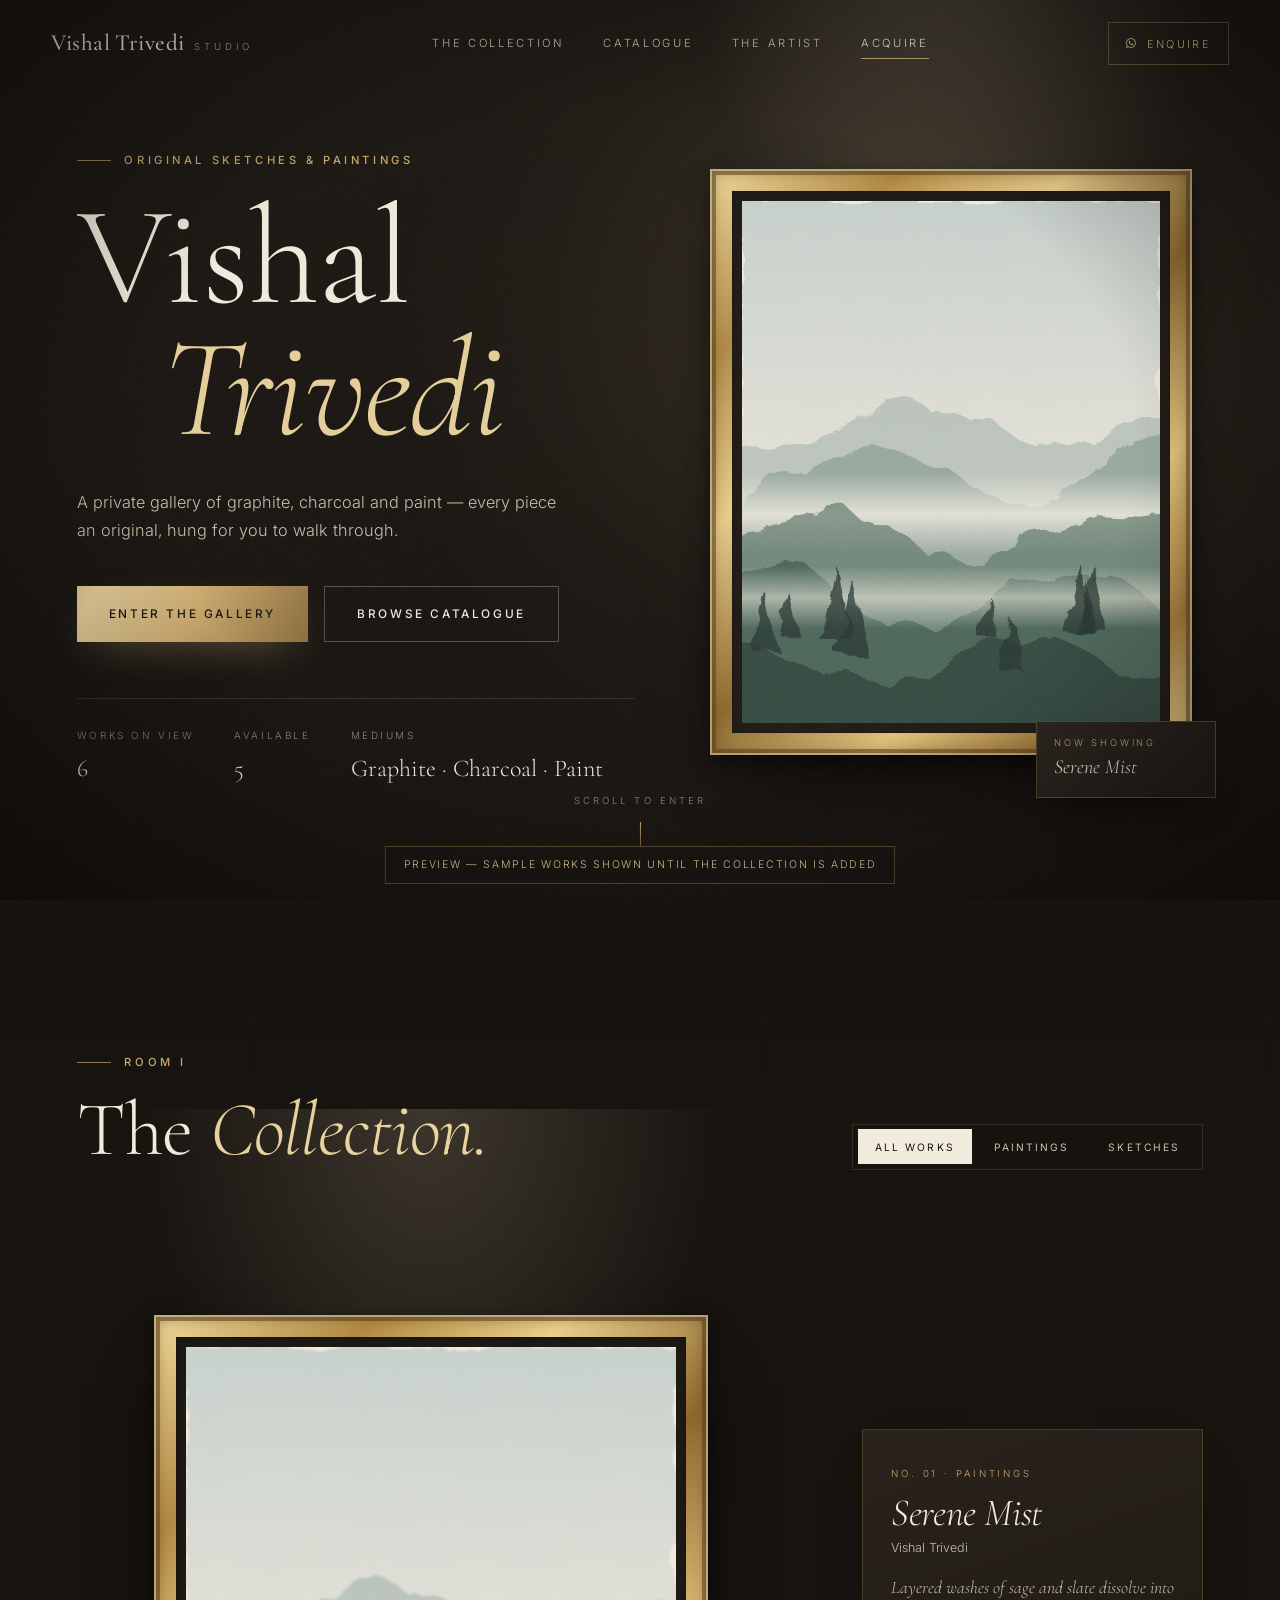
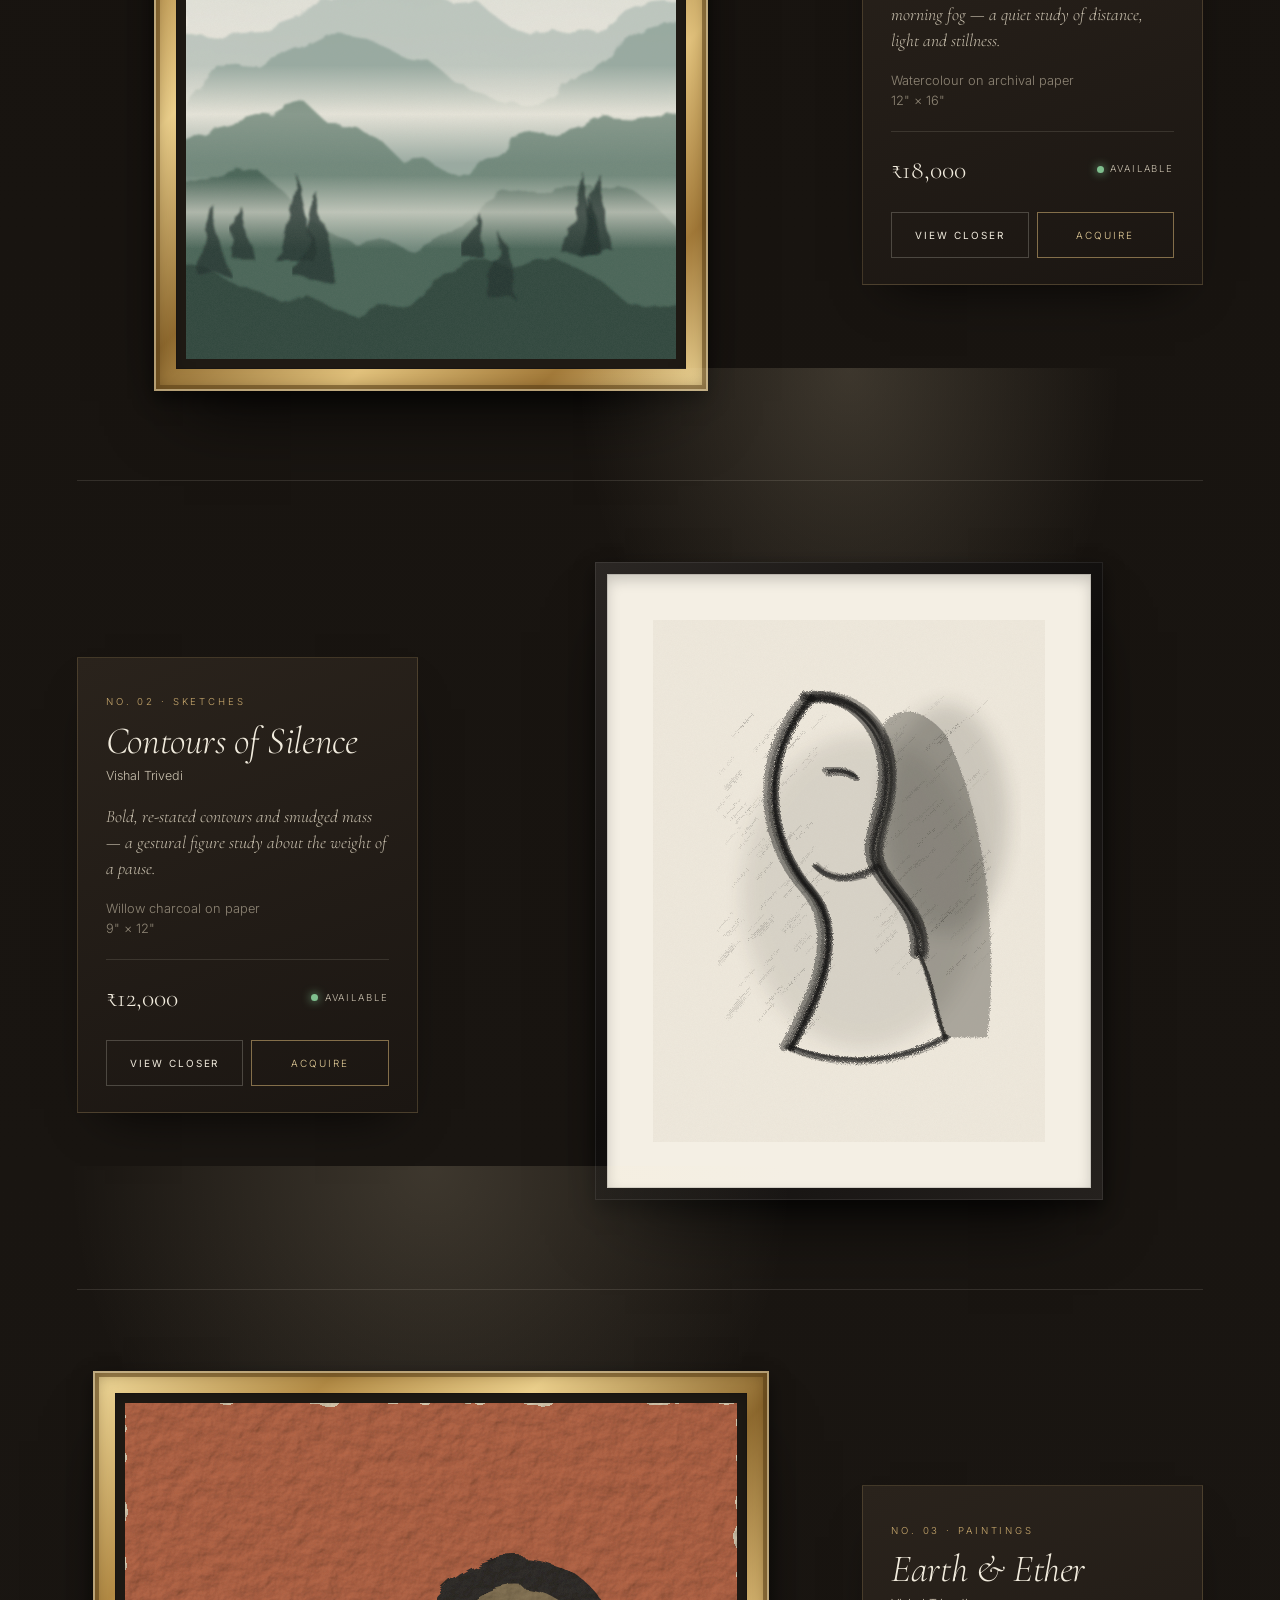
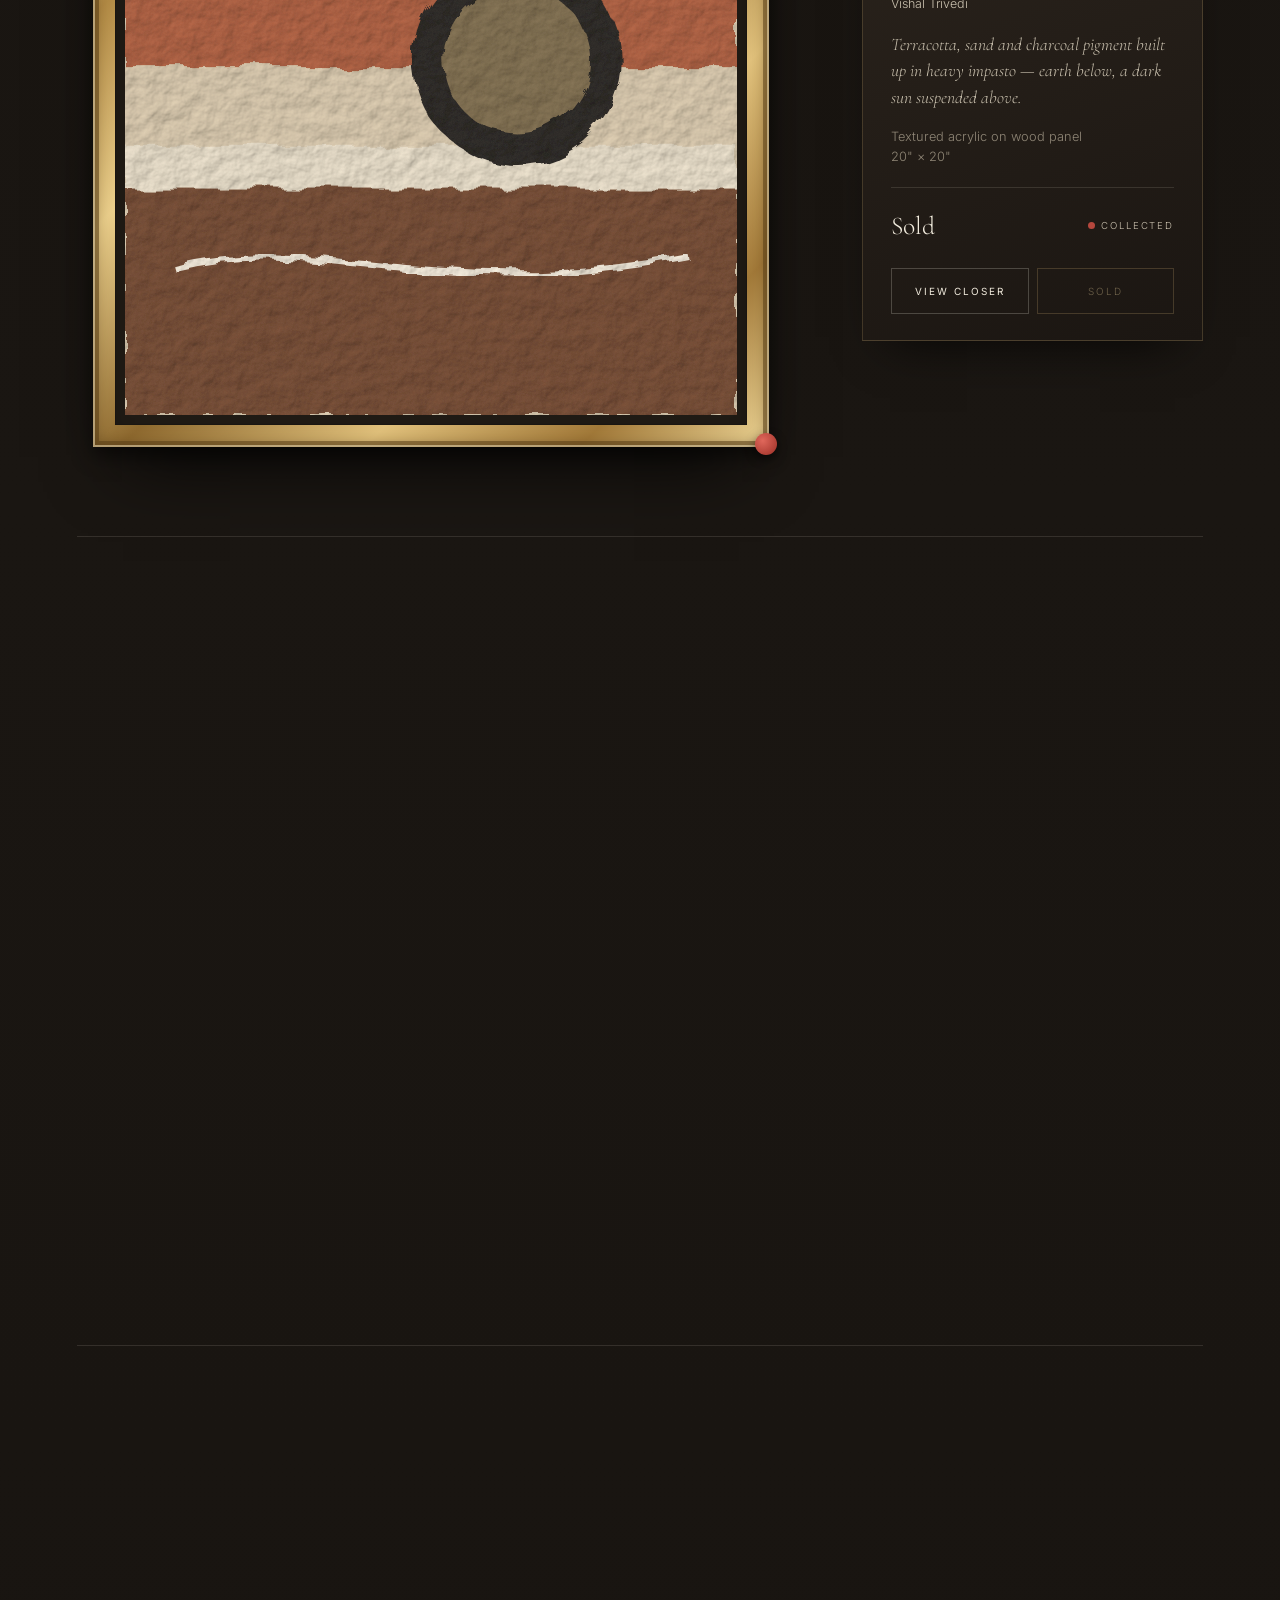
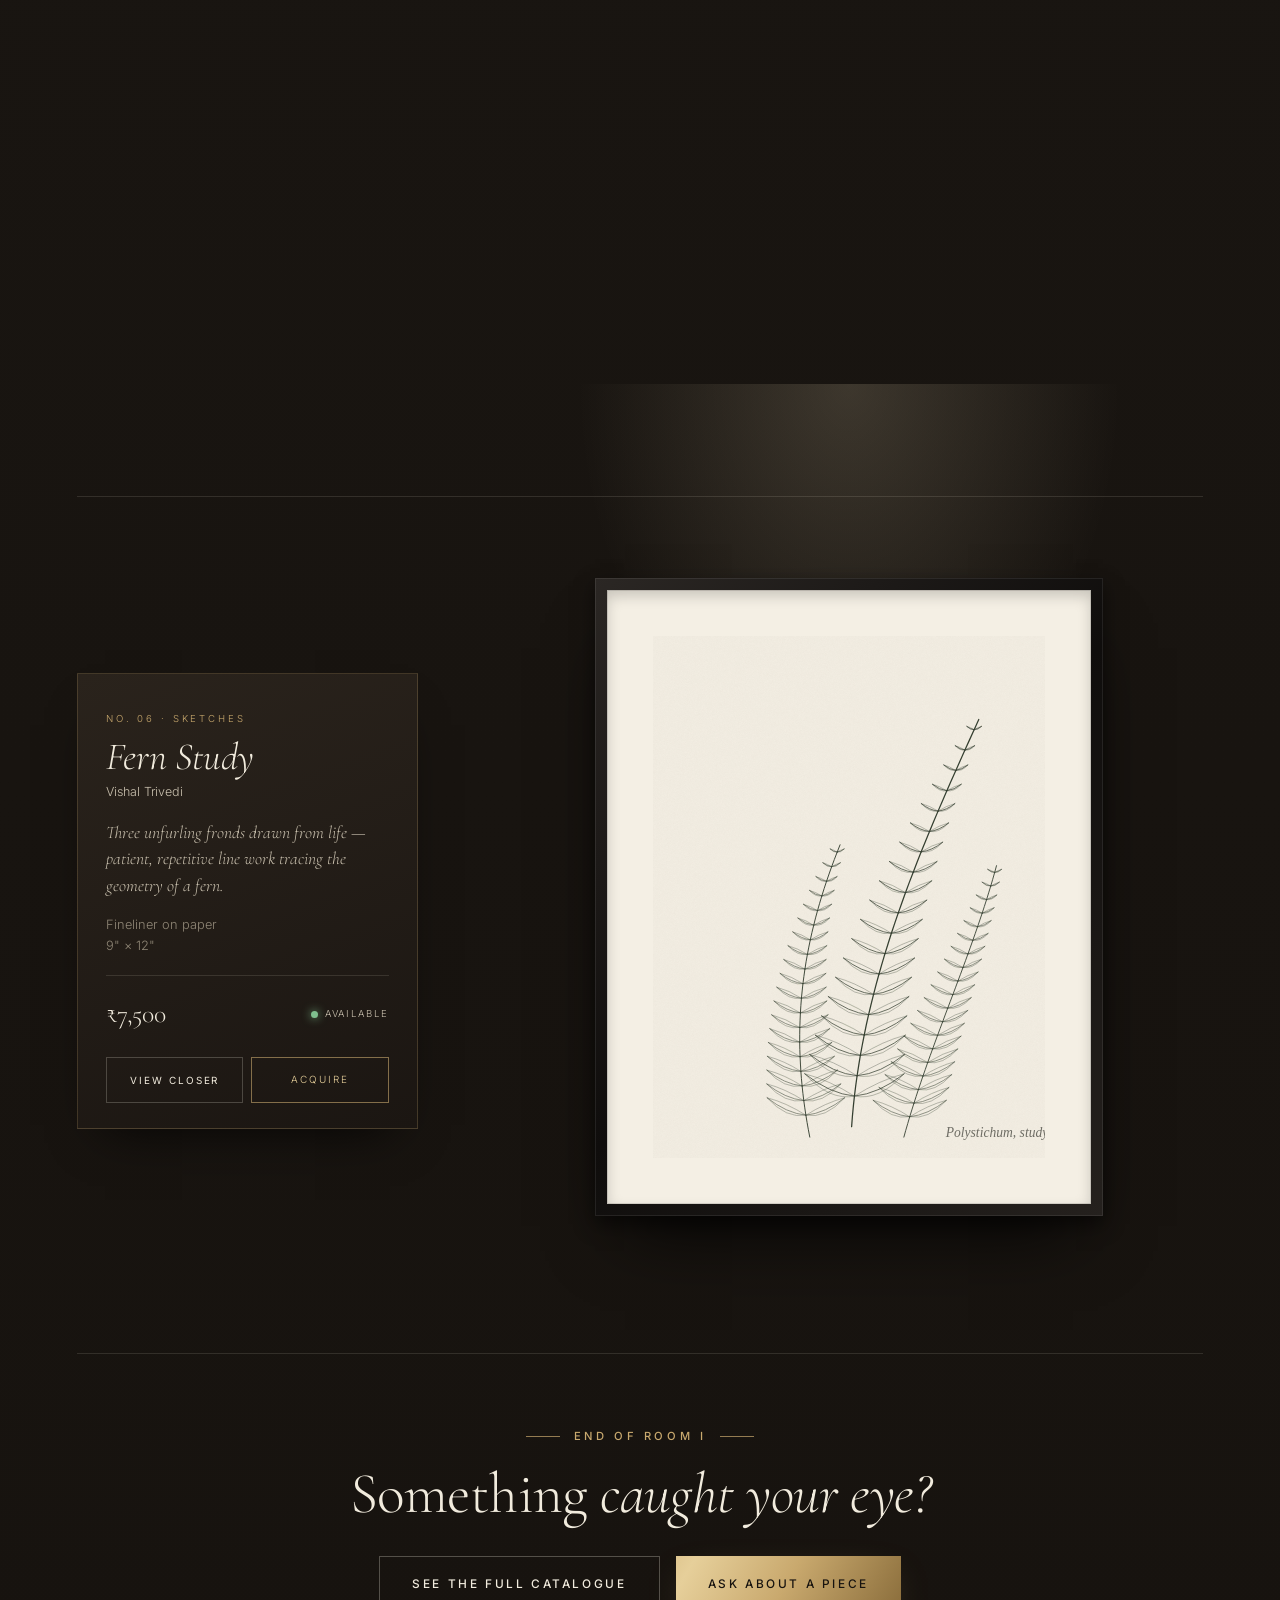
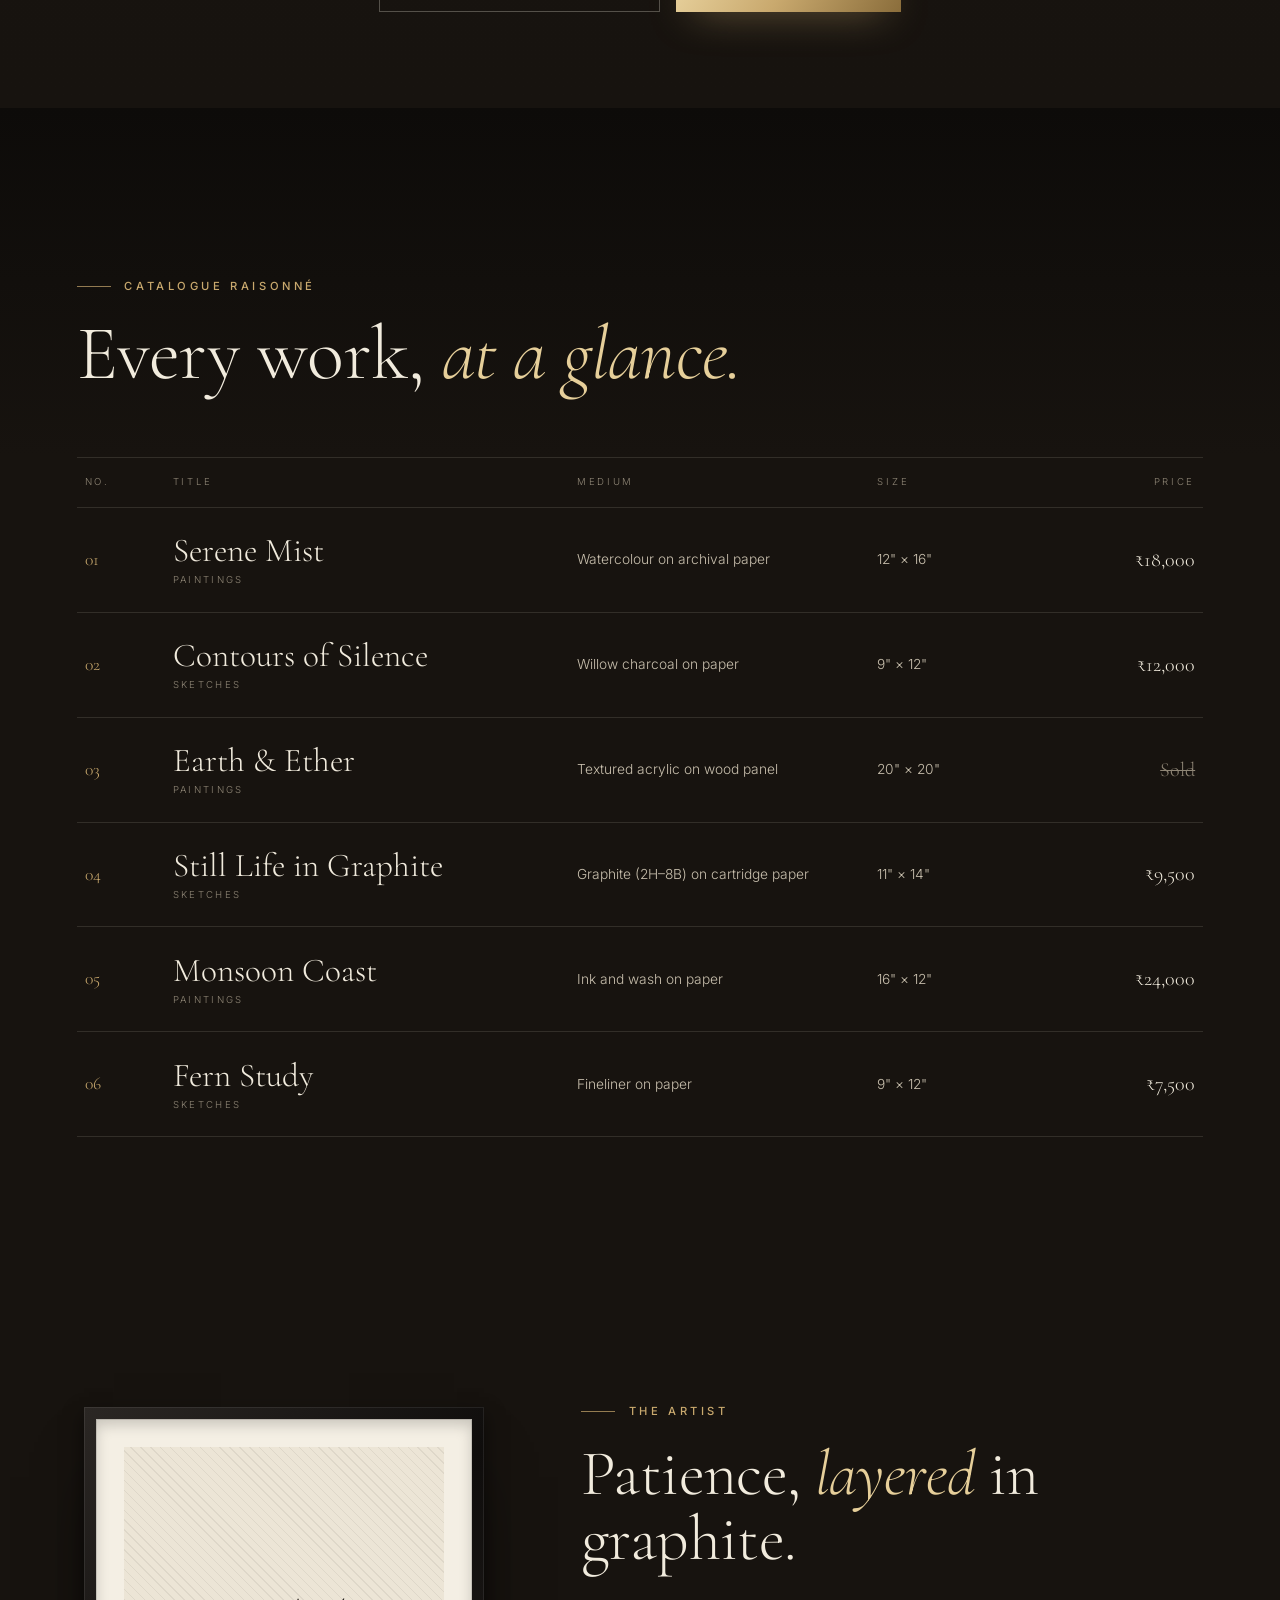
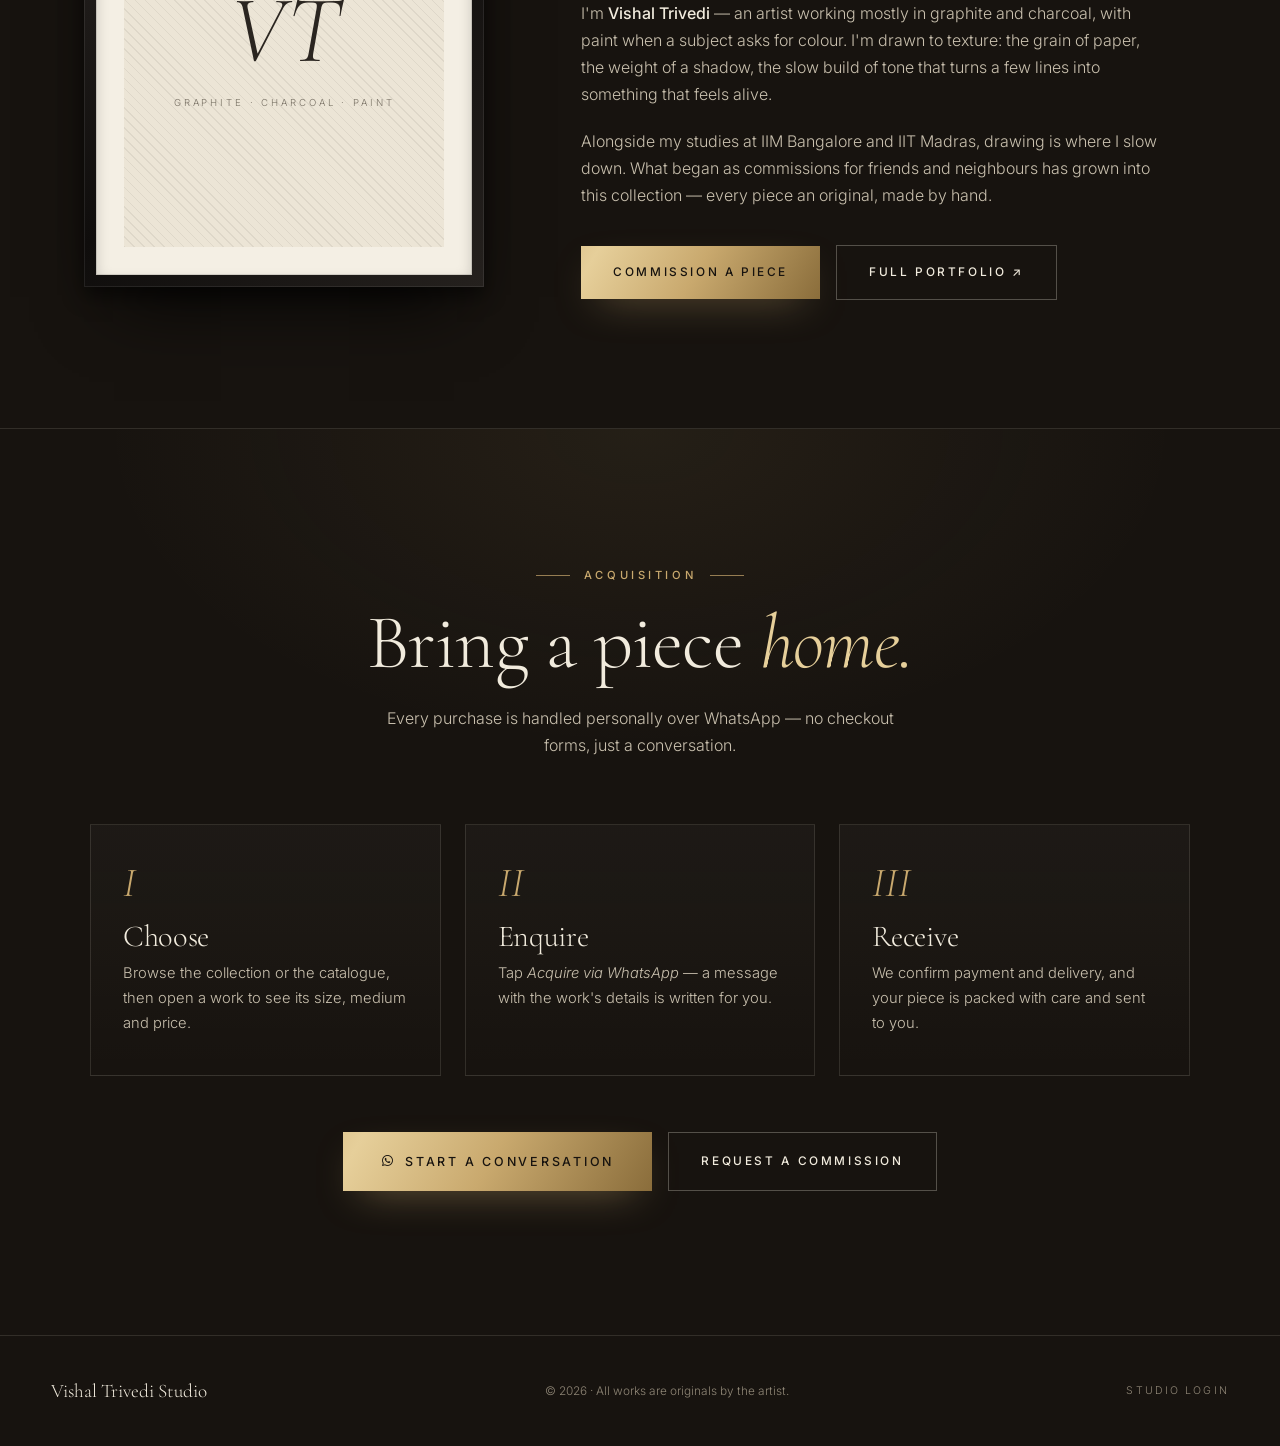
<file: index.html>
<!DOCTYPE html>
<html lang="en">
<head>
    <meta charset="UTF-8">
    <meta name="viewport" content="width=device-width, initial-scale=1.0, viewport-fit=cover">
    <meta name="description" content="Original sketches and paintings by Vishal Trivedi. Walk through the gallery and acquire works directly via WhatsApp.">
    <title>Vishal Trivedi Studio | Original Sketches &amp; Paintings</title>
    <meta name="theme-color" content="#14110f">

    <link rel="preconnect" href="https://fonts.googleapis.com">
    <link rel="preconnect" href="https://fonts.gstatic.com" crossorigin>
    <link rel="stylesheet" href="https://fonts.googleapis.com/css2?family=Cormorant+Garamond:ital,wght@0,300;0,400;0,500;0,600;1,300;1,400;1,500&amp;family=Inter:wght@300;400;500;600&amp;display=swap">
    <link rel="stylesheet" href="https://cdnjs.cloudflare.com/ajax/libs/font-awesome/6.4.0/css/all.min.css">
    <link rel="stylesheet" href="gallery.css">
</head>
<body class="is-loading">

    <!-- Opening curtain -->
    <div class="curtain" aria-hidden="true">
        <div class="curtain-panel left"></div>
        <div class="curtain-panel right"></div>
        <div class="curtain-mark">
            <span class="curtain-monogram" data-bind="monogram">VT</span>
            <span class="curtain-line"></span>
            <span class="curtain-text">The gallery is opening</span>
        </div>
    </div>

    <!-- Custom cursor (desktop only) -->
    <div class="cursor" aria-hidden="true"><span class="cursor-label">View</span></div>

    <!-- Shown only while sample artworks are on display -->
    <div class="preview-ribbon" id="previewRibbon" hidden>Preview — sample works shown until the collection is added</div>

    <header class="site-header" id="siteHeader">
        <a href="#entrance" class="brand">
            <span class="brand-name" data-bind="artistName">Vishal Trivedi</span>
            <span class="brand-sub">Studio</span>
        </a>
        <nav class="site-nav" aria-label="Primary">
            <a href="#corridor">The Collection</a>
            <a href="#catalogue">Catalogue</a>
            <a href="#artist">The Artist</a>
            <a href="#acquire">Acquire</a>
        </nav>
        <a href="#" class="header-cta" data-whatsapp="general"><i class="fa-brands fa-whatsapp"></i><span>Enquire</span></a>
    </header>

    <main>
        <!-- Entrance hall -->
        <section class="entrance" id="entrance">
            <div class="entrance-light" aria-hidden="true"></div>
            <div class="entrance-copy">
                <p class="eyebrow"><span class="eyebrow-line"></span><span data-bind="tagline">Original sketches &amp; paintings</span></p>
                <h1 class="entrance-title">
                    <span class="line"><span data-bind="firstName">Vishal</span></span>
                    <span class="line"><em data-bind="lastName">Trivedi</em></span>
                </h1>
                <p class="entrance-sub">A private gallery of graphite, charcoal and paint — every piece an original, hung for you to walk through.</p>
                <div class="entrance-actions">
                    <a href="#corridor" class="btn-gold">Enter the gallery</a>
                    <a href="#catalogue" class="btn-line">Browse catalogue</a>
                </div>
                <dl class="entrance-facts">
                    <div><dt>Works on view</dt><dd id="factCount">—</dd></div>
                    <div><dt>Available</dt><dd id="factAvailable">—</dd></div>
                    <div><dt>Mediums</dt><dd>Graphite · Charcoal · Paint</dd></div>
                </dl>
            </div>

            <figure class="entrance-piece" id="featured">
                <div class="spot-cone" aria-hidden="true"></div>
                <div class="frame gilt"><div class="mat"><img id="featuredImg" alt=""></div></div>
                <figcaption class="mini-plaque">
                    <span class="mini-plaque-label">Now showing</span>
                    <span class="mini-plaque-title" id="featuredTitle">—</span>
                </figcaption>
            </figure>

            <a href="#corridor" class="scroll-cue" aria-label="Scroll to the gallery">
                <span>Scroll to enter</span>
                <span class="scroll-cue-line"></span>
            </a>
        </section>

        <!-- The Collection: a simple vertical walk, one spotlit bay per work -->
        <section class="collection" id="corridor" aria-label="The Collection">
            <div class="collection-head">
                <div class="section-head reveal">
                    <p class="eyebrow"><span class="eyebrow-line"></span>Room I</p>
                    <h2>The <em>Collection.</em></h2>
                </div>
                <div class="room-filter reveal" role="tablist" aria-label="Filter works">
                    <button class="active" data-filter="all" role="tab" aria-selected="true">All works</button>
                    <button data-filter="Paintings" role="tab" aria-selected="false">Paintings</button>
                    <button data-filter="Sketches" role="tab" aria-selected="false">Sketches</button>
                </div>
            </div>

            <div class="hall" id="hall">
                <!-- Exhibits are hung here by app.js -->
            </div>

            <div class="hall-end reveal">
                <p class="eyebrow"><span class="eyebrow-line"></span>End of Room I<span class="eyebrow-line"></span></p>
                <h3>Something <em>caught your eye?</em></h3>
                <div class="hall-end-actions">
                    <a href="#catalogue" class="btn-line">See the full catalogue</a>
                    <a href="#" class="btn-gold" data-whatsapp="general">Ask about a piece</a>
                </div>
            </div>
        </section>

        <!-- Catalogue -->
        <section class="catalogue" id="catalogue">
            <div class="section-head reveal">
                <p class="eyebrow"><span class="eyebrow-line"></span>Catalogue raisonné</p>
                <h2>Every work, <em>at a glance.</em></h2>
            </div>
            <div class="catalogue-table" role="table" aria-label="Catalogue of works">
                <div class="cat-row cat-head" role="row">
                    <span role="columnheader">No.</span>
                    <span role="columnheader">Title</span>
                    <span role="columnheader" class="hide-sm">Medium</span>
                    <span role="columnheader" class="hide-sm">Size</span>
                    <span role="columnheader">Price</span>
                </div>
                <div id="catalogueRows"></div>
            </div>
            <div class="cat-preview" id="catPreview" aria-hidden="true"><img alt=""></div>
        </section>

        <!-- The Artist -->
        <section class="artist" id="artist">
            <div class="artist-portrait reveal">
                <div class="frame noir tall"><div class="mat"><div class="monogram-art"><span data-bind="monogram">VT</span><small>graphite · charcoal · paint</small></div></div></div>
            </div>
            <div class="artist-copy reveal">
                <p class="eyebrow"><span class="eyebrow-line"></span>The Artist</p>
                <h2>Patience, <em>layered</em> in graphite.</h2>
                <p>I'm <strong data-bind="artistName">Vishal Trivedi</strong> — an artist working mostly in graphite and charcoal, with paint when a subject asks for colour. I'm drawn to texture: the grain of paper, the weight of a shadow, the slow build of tone that turns a few lines into something that feels alive.</p>
                <p>Alongside my studies at IIM Bangalore and IIT Madras, drawing is where I slow down. What began as commissions for friends and neighbours has grown into this collection — every piece an original, made by hand.</p>
                <div class="artist-links">
                    <a href="#" data-whatsapp="commission" class="btn-gold">Commission a piece</a>
                    <a href="#" id="portfolioLink" class="btn-line" target="_blank" rel="noopener">Full portfolio ↗</a>
                    <a href="#" id="instagramLink" class="icon-link" target="_blank" rel="noopener" aria-label="Instagram" hidden><i class="fa-brands fa-instagram"></i></a>
                </div>
            </div>
        </section>

        <!-- Acquire -->
        <section class="acquire" id="acquire">
            <div class="section-head center reveal">
                <p class="eyebrow"><span class="eyebrow-line"></span>Acquisition<span class="eyebrow-line"></span></p>
                <h2>Bring a piece <em>home.</em></h2>
                <p class="section-sub">Every purchase is handled personally over WhatsApp — no checkout forms, just a conversation.</p>
            </div>
            <ol class="steps">
                <li class="step reveal"><span class="step-num">I</span><h3>Choose</h3><p>Browse the collection or the catalogue, then open a work to see its size, medium and price.</p></li>
                <li class="step reveal"><span class="step-num">II</span><h3>Enquire</h3><p>Tap <em>Acquire via WhatsApp</em> — a message with the work's details is written for you.</p></li>
                <li class="step reveal"><span class="step-num">III</span><h3>Receive</h3><p>We confirm payment and delivery, and your piece is packed with care and sent to you.</p></li>
            </ol>
            <div class="acquire-cta reveal">
                <a href="#" class="btn-gold big" data-whatsapp="general"><i class="fa-brands fa-whatsapp"></i> Start a conversation</a>
                <a href="#" class="btn-line" data-whatsapp="commission">Request a commission</a>
            </div>
        </section>
    </main>

    <footer class="site-footer">
        <span class="footer-brand" data-bind="studioName">Vishal Trivedi Studio</span>
        <span>&copy; <span id="year">2026</span> · All works are originals by the artist.</span>
        <a href="admin.html" class="footer-admin">Studio login</a>
    </footer>

    <!-- Viewing room -->
    <div class="viewer" id="viewer" role="dialog" aria-modal="true" aria-labelledby="viewerTitle" hidden>
        <div class="viewer-backdrop" data-close></div>
        <button class="viewer-close" data-close aria-label="Close"><i class="fa-solid fa-xmark"></i></button>
        <button class="viewer-nav prev" id="viewerPrev" aria-label="Previous work"><i class="fa-solid fa-arrow-left"></i></button>
        <button class="viewer-nav next" id="viewerNext" aria-label="Next work"><i class="fa-solid fa-arrow-right"></i></button>

        <div class="viewer-stage">
            <div class="viewer-art">
                <div class="spot-cone" aria-hidden="true"></div>
                <div class="frame" id="viewerFrame"><div class="mat"><img id="viewerImg" alt=""></div></div>
                <div class="loupe" id="loupe" aria-hidden="true"></div>
                <p class="viewer-hint"><i class="fa-solid fa-magnifying-glass"></i> Hover to inspect the detail</p>
            </div>
            <aside class="viewer-plaque">
                <p class="eyebrow"><span class="eyebrow-line"></span><span id="viewerCategory"></span></p>
                <h2 id="viewerTitle"></h2>
                <p class="viewer-artist" data-bind="artistName">Vishal Trivedi</p>
                <dl class="viewer-specs">
                    <div><dt>Medium</dt><dd id="viewerMedium"></dd></div>
                    <div><dt>Dimensions</dt><dd id="viewerSize"></dd></div>
                    <div><dt>Status</dt><dd id="viewerStatus"></dd></div>
                </dl>
                <p class="viewer-desc" id="viewerDesc"></p>
                <div class="viewer-price-row">
                    <span class="viewer-price" id="viewerPrice"></span>
                    <span class="viewer-note">Original work</span>
                </div>
                <a href="#" class="btn-gold big" id="viewerBuy" target="_blank" rel="noopener"><i class="fa-brands fa-whatsapp"></i> Acquire via WhatsApp</a>
                <p class="viewer-count"><span id="viewerIndex"></span></p>
            </aside>
        </div>
    </div>

    <script src="config.js"></script>
    <script src="app.js"></script>
</body>
</html>
</file>
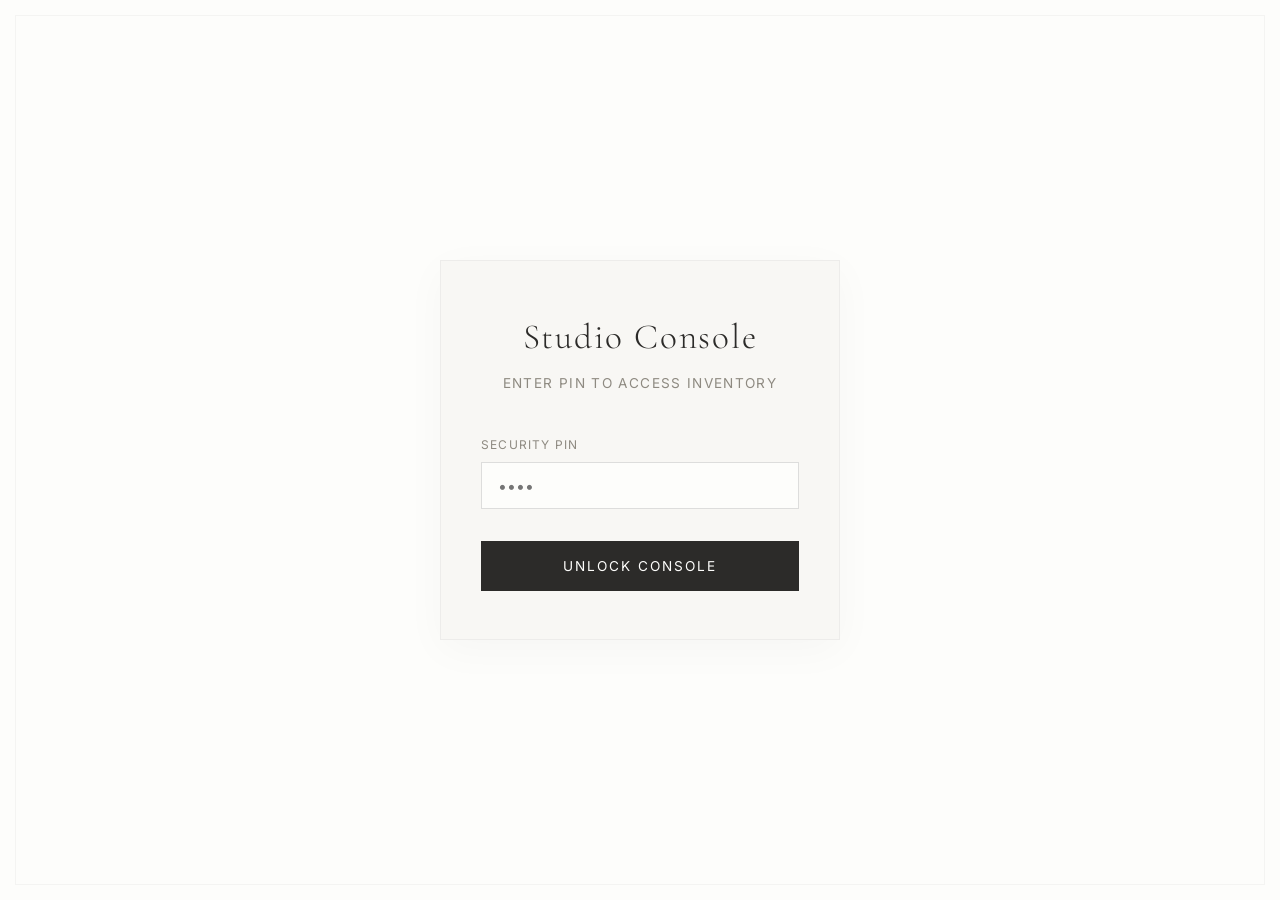
<file: admin.html>
<!DOCTYPE html>
<html lang="en">
<head>
    <meta charset="UTF-8">
    <meta name="viewport" content="width=device-width, initial-scale=1.0">
    <meta name="description" content="Admin Dashboard for managing Elena Rae Studio Art Gallery collection.">
    <title>Studio Inventory | Admin Dashboard</title>
    
    <!-- Google Fonts -->
    <link rel="preconnect" href="https://fonts.googleapis.com">
    <link rel="preconnect" href="https://fonts.gstatic.com" crossorigin>
    <link href="https://fonts.googleapis.com/css2?family=Cormorant+Garamond:ital,wght@0,300;0,400;0,600;1,300;1,400&family=Inter:wght@300;400;500;600&display=swap" rel="stylesheet">
    
    <!-- FontAwesome for Icons -->
    <link rel="stylesheet" href="https://cdnjs.cloudflare.com/ajax/libs/font-awesome/6.4.0/css/all.min.css">
    
    <!-- Custom CSS (Reusing base tokens + admin styles) -->
    <link rel="stylesheet" href="styles.css">
</head>
<body class="admin-body">

    <!-- Login Security Overlay -->
    <div id="login-overlay" class="admin-login-overlay">
        <div class="admin-login-card">
            <h1 class="admin-login-title">Studio Console</h1>
            <p class="admin-login-subtitle">Enter PIN to access inventory</p>
            
            <form id="login-form">
                <div class="admin-form-group">
                    <label for="security-pin">Security PIN</label>
                    <input type="password" id="security-pin" class="admin-input-field" placeholder="••••" required autofocus maxlength="8">
                </div>
                <button type="submit" class="admin-login-btn">Unlock Console</button>
                <p id="login-error" class="admin-login-error">Invalid security PIN. Please try again.</p>
            </form>
        </div>
    </div>

    <!-- Main Dashboard UI (Hidden until authenticated) -->
    <div id="dashboard-content" style="display: none;">
        
        <!-- Header -->
        <header class="header scrolled">
            <div class="logo">
                <a href="index.html">ELENA RAE <span style="font-family: var(--font-sans); font-size: 0.7rem; font-weight: 500; opacity: 0.5; vertical-align: middle; margin-left: 0.5rem; letter-spacing: 0.1em; border: 1px solid var(--border-strong); padding: 0.2rem 0.5rem; text-transform: uppercase;">Console</span></a>
            </div>
            <nav class="nav">
                <a href="index.html" class="nav-link"><i class="fa-solid fa-arrow-left"></i> Public Gallery</a>
                <a href="#" id="logout-btn" class="nav-link"><i class="fa-solid fa-lock"></i> Lock Console</a>
            </nav>
        </header>

        <!-- Container -->
        <main class="admin-container">
            
            <!-- Alert/Notification Banner -->
            <div id="alert-banner" class="alert-banner"></div>
            
            <!-- Action / Controls Bar -->
            <div class="admin-action-bar">
                <div>
                    <h2 class="admin-page-title">Gallery Inventory</h2>
                    <p style="font-size: 0.85rem; color: var(--text-secondary); margin-top: 0.3rem;">Manage your active sketches and paintings on display.</p>
                </div>
                <div class="admin-controls">
                    <button id="add-artwork-btn" class="btn-admin btn-admin-solid">
                        <i class="fa-solid fa-plus"></i> Add New Artwork
                    </button>
                </div>
            </div>

            <!-- Inventory Grid/Table -->
            <div class="inventory-list">
                <div class="inventory-header-row">
                    <span>Thumb</span>
                    <span>Title</span>
                    <span class="inventory-category-cell">Category</span>
                    <span>Price</span>
                    <span class="inventory-dimensions-cell">Dimensions</span>
                    <span class="inventory-medium-cell">Medium</span>
                    <span style="text-align: right; padding-right: 1rem;">Action</span>
                </div>
                <div id="inventory-rows">
                    <!-- Loaded dynamically via admin.js -->
                    <div class="loader-container">
                        <div class="loader"></div>
                        <p>Loading database catalog...</p>
                    </div>
                </div>
            </div>
        </main>
    </div>

    <!-- Edit/Add side panel overlay -->
    <div id="drawer-overlay" class="admin-panel-overlay">
        <div class="admin-panel-drawer">
            <div class="drawer-header">
                <h3 id="drawer-title" class="drawer-title">Edit Artwork</h3>
                <button id="drawer-close-btn" class="drawer-close-btn" aria-label="Close panel">
                    <i class="fa-solid fa-xmark"></i>
                </button>
            </div>
            
            <form id="artwork-form">
                <!-- Hidden fields -->
                <input type="hidden" id="art-id">
                
                <div class="admin-form-group">
                    <label for="art-title">Artwork Title</label>
                    <input type="text" id="art-title" class="admin-input-field" placeholder="e.g. Whispers of the Coast" required>
                </div>
                
                <div class="admin-form-row">
                    <div class="admin-form-group">
                        <label for="art-category">Category</label>
                        <select id="art-category" class="admin-select-field">
                            <option value="Paintings">Paintings</option>
                            <option value="Sketches">Sketches</option>
                        </select>
                    </div>
                    <div class="admin-form-group">
                        <label for="art-status">Availability Status</label>
                        <select id="art-status" class="admin-select-field">
                            <option value="Available">Available</option>
                            <option value="Sold">Sold</option>
                        </select>
                    </div>
                </div>
                
                <div class="admin-form-row">
                    <div class="admin-form-group">
                        <label for="art-price">Price (USD)</label>
                        <input type="text" id="art-price" class="admin-input-field" placeholder="e.g. 250" required>
                    </div>
                    <div class="admin-form-group">
                        <label for="art-dimensions">Dimensions</label>
                        <input type="text" id="art-dimensions" class="admin-input-field" placeholder='e.g. 12" x 16"' required>
                    </div>
                </div>
                
                <div class="admin-form-group">
                    <label for="art-medium">Medium details</label>
                    <input type="text" id="art-medium" class="admin-input-field" placeholder="e.g. Watercolor and Graphite on Paper" required>
                </div>
                
                <div class="admin-form-group">
                    <label for="art-image-url">Image URL</label>
                    <input type="text" id="art-image-url" class="admin-input-field" placeholder="e.g. https://i.postimg.cc/image-key.png" required>
                    <span style="font-size: 0.75rem; color: var(--text-secondary); margin-top: 0.3rem; display: block;">Upload your images to postimages.org or imgur.com and paste the direct link here.</span>
                </div>
                
                <div class="admin-form-group">
                    <label for="art-description">Artistic Description</label>
                    <textarea id="art-description" class="admin-textarea-field" placeholder="Describe the mood, inspiration, colors, or textures of the piece..." required></textarea>
                </div>
                
                <div class="form-actions">
                    <button type="button" id="drawer-cancel-btn" class="btn-admin btn-admin-hollow">Cancel</button>
                    <button type="submit" id="drawer-submit-btn" class="btn-admin btn-admin-solid">Save Changes</button>
                </div>
            </form>
        </div>
    </div>

    <!-- Application Script -->
    <script src="config.js"></script>
    <script src="admin.js"></script>
</body>
</html>
</file>
<file: gallery.css>
/* =========================================================
   Vishal Trivedi Studio — public gallery
   A dark, warmly lit museum: gallery walls, spotlights,
   gilded frames and engraved-brass plaques.
   (admin.html keeps using styles.css)
   ========================================================= */
:root {
    --wall: #17130f;
    --wall-2: #1f1a15;
    --floor: #0d0b09;
    --ivory: #f1ebdd;
    --ivory-dim: #c9c0ae;
    --muted: #8f8676;
    --gold: #c9a96e;
    --gold-2: #e6cf9a;
    --gold-dark: #8a6d3b;
    --line: rgba(241, 235, 221, 0.12);
    --serif: 'Cormorant Garamond', 'Times New Roman', serif;
    --sans: 'Inter', system-ui, -apple-system, sans-serif;
    --ease: cubic-bezier(0.22, 1, 0.36, 1);
    --ease-slow: cubic-bezier(0.65, 0, 0.35, 1);
}

*, *::before, *::after { box-sizing: border-box; margin: 0; padding: 0; }
html { scroll-behavior: smooth; -webkit-text-size-adjust: 100%; overflow-x: hidden; }
body {
    font-family: var(--sans);
    font-weight: 300;
    color: var(--ivory);
    background: var(--wall);
    line-height: 1.7;
    overflow-x: hidden;
    -webkit-font-smoothing: antialiased;
}
body.is-loading { overflow: hidden; }
img { max-width: 100%; display: block; }
a { color: inherit; }
::selection { background: var(--gold); color: #17130f; }
[hidden] { display: none !important; }

/* Film grain + vignette over everything */
body::before, body::after {
    content: '';
    position: fixed;
    inset: 0;
    pointer-events: none;
    z-index: 900;
}
body::before {
    opacity: 0.06;
    background-image: url("data:image/svg+xml,%3Csvg xmlns='http://www.w3.org/2000/svg' width='180' height='180'%3E%3Cfilter id='n'%3E%3CfeTurbulence type='fractalNoise' baseFrequency='0.85' numOctaves='3' stitchTiles='stitch'/%3E%3C/filter%3E%3Crect width='100%25' height='100%25' filter='url(%23n)'/%3E%3C/svg%3E");
}
body::after { background: radial-gradient(ellipse at center, transparent 55%, rgba(0, 0, 0, 0.45) 100%); }

/* ---------- Shared type & buttons ---------- */
.eyebrow {
    display: inline-flex;
    align-items: center;
    gap: 0.85rem;
    font-family: var(--sans);
    font-size: 0.7rem;
    font-weight: 500;
    letter-spacing: 0.32em;
    text-transform: uppercase;
    color: var(--gold);
}
.eyebrow-line { width: 34px; height: 1px; background: currentColor; opacity: 0.7; }

h1, h2, h3 { font-family: var(--serif); font-weight: 300; line-height: 1.02; letter-spacing: -0.01em; }
h2 em, h1 em { font-style: italic; color: var(--gold-2); }

.btn-gold, .btn-line {
    display: inline-flex;
    align-items: center;
    justify-content: center;
    gap: 0.6rem;
    font-family: var(--sans);
    font-size: 0.74rem;
    font-weight: 500;
    letter-spacing: 0.22em;
    text-transform: uppercase;
    text-decoration: none;
    padding: 1.05rem 2rem;
    transition: background 0.5s var(--ease), color 0.4s, border-color 0.4s, transform 0.5s var(--ease), box-shadow 0.5s;
    cursor: pointer;
}
.btn-gold {
    color: #17130f;
    background: linear-gradient(120deg, var(--gold-dark), var(--gold) 35%, var(--gold-2) 55%, var(--gold) 75%, var(--gold-dark));
    background-size: 220% 100%;
    background-position: 100% 0;
    box-shadow: 0 14px 40px -18px rgba(201, 169, 110, 0.65);
}
.btn-gold:hover { background-position: 0 0; transform: translateY(-2px); }
.btn-gold.big { padding: 1.2rem 2.4rem; font-size: 0.78rem; }
.btn-line { color: var(--ivory); border: 1px solid rgba(241, 235, 221, 0.28); }
.btn-line:hover { border-color: var(--gold); color: var(--gold-2); }

/* ---------- Curtain ---------- */
.curtain { position: fixed; inset: 0; z-index: 1000; pointer-events: none; }
.curtain-panel {
    position: absolute;
    top: 0; bottom: 0;
    width: 50.5%;
    background:
        repeating-linear-gradient(90deg, rgba(0, 0, 0, 0.18) 0 2px, transparent 2px 46px),
        linear-gradient(90deg, #3a0f12, #5a171b 40%, #3a0f12);
    transition: transform 1.5s var(--ease-slow) 0.15s;
}
.curtain-panel.left { left: 0; box-shadow: inset -40px 0 60px rgba(0, 0, 0, 0.45); }
.curtain-panel.right { right: 0; box-shadow: inset 40px 0 60px rgba(0, 0, 0, 0.45); }
.curtain-mark {
    position: absolute;
    inset: 0;
    display: flex;
    flex-direction: column;
    align-items: center;
    justify-content: center;
    gap: 1rem;
    transition: opacity 0.5s ease;
}
.curtain-monogram { font-family: var(--serif); font-size: 3.4rem; font-style: italic; color: var(--gold-2); letter-spacing: 0.06em; }
.curtain-line { width: 120px; height: 1px; background: rgba(230, 207, 154, 0.25); position: relative; overflow: hidden; }
.curtain-line::after { content: ''; position: absolute; inset: 0; background: var(--gold-2); transform-origin: left; animation: loadline 1.1s var(--ease) forwards; }
@keyframes loadline { from { transform: scaleX(0); } to { transform: scaleX(1); } }
.curtain-text { font-size: 0.66rem; letter-spacing: 0.4em; text-transform: uppercase; color: rgba(241, 235, 221, 0.6); }
body.opened .curtain-panel.left { transform: translateX(-102%); }
body.opened .curtain-panel.right { transform: translateX(102%); }
body.opened .curtain-mark { opacity: 0; }
/* once the panels have slid away, take the curtain out of the page entirely */
body.opened .curtain { visibility: hidden; transition: visibility 0s linear 1.8s; }

/* ---------- Cursor ---------- */
.cursor {
    position: fixed;
    top: 0; left: 0;
    width: 10px; height: 10px;
    margin: -5px 0 0 -5px;
    border-radius: 50%;
    background: var(--gold-2);
    z-index: 950;
    pointer-events: none;
    display: grid;
    place-items: center;
    opacity: 0;
    transition: width 0.45s var(--ease), height 0.45s var(--ease), margin 0.45s var(--ease), background 0.4s, opacity 0.3s;
    mix-blend-mode: normal;
}
.cursor-label { font-size: 0.6rem; letter-spacing: 0.25em; text-transform: uppercase; color: #17130f; opacity: 0; transition: opacity 0.3s; font-weight: 600; }
.has-cursor .cursor { opacity: 1; }
.cursor.is-view { width: 84px; height: 84px; margin: -42px 0 0 -42px; background: rgba(230, 207, 154, 0.92); }
.cursor.is-view .cursor-label { opacity: 1; }
.cursor.is-link { width: 38px; height: 38px; margin: -19px 0 0 -19px; background: transparent; border: 1px solid var(--gold-2); }
@media (pointer: coarse) { .cursor { display: none; } }

/* ---------- Preview ribbon ---------- */
.preview-ribbon {
    position: fixed;
    left: 50%;
    bottom: calc(1rem + env(safe-area-inset-bottom, 0px));
    transform: translateX(-50%);
    z-index: 800;
    padding: 0.55rem 1.1rem;
    font-size: 0.66rem;
    letter-spacing: 0.16em;
    text-transform: uppercase;
    color: var(--gold-2);
    background: rgba(23, 19, 15, 0.92);
    border: 1px solid rgba(201, 169, 110, 0.35);
    white-space: nowrap;
    max-width: calc(100% - 2rem);
    overflow: hidden;
    text-overflow: ellipsis;
}

/* ---------- Header ---------- */
.site-header {
    position: fixed;
    top: 0; left: 0; right: 0;
    z-index: 700;
    display: flex;
    align-items: center;
    justify-content: space-between;
    gap: 2rem;
    padding: calc(1.4rem + env(safe-area-inset-top, 0px)) clamp(1.25rem, 4vw, 3.5rem) 1.4rem;
    transition: padding 0.6s var(--ease), background 0.6s, border-color 0.6s;
    border-bottom: 1px solid transparent;
}
.site-header.scrolled {
    padding-top: calc(0.9rem + env(safe-area-inset-top, 0px));
    padding-bottom: 0.9rem;
    background: rgba(23, 19, 15, 0.82);
    backdrop-filter: blur(14px);
    -webkit-backdrop-filter: blur(14px);
    border-bottom-color: var(--line);
}
.brand { text-decoration: none; display: flex; align-items: baseline; gap: 0.6rem; }
.brand-name { font-family: var(--serif); font-size: 1.45rem; font-weight: 500; letter-spacing: 0.02em; }
.brand-sub { font-size: 0.6rem; letter-spacing: 0.4em; text-transform: uppercase; color: var(--gold); }
.site-nav { display: flex; gap: 2.4rem; }
.site-nav a {
    position: relative;
    text-decoration: none;
    font-size: 0.7rem;
    letter-spacing: 0.24em;
    text-transform: uppercase;
    color: var(--ivory-dim);
    transition: color 0.3s;
}
.site-nav a::after { content: ''; position: absolute; left: 0; right: 0; bottom: -6px; height: 1px; background: var(--gold); transform: scaleX(0); transition: transform 0.5s var(--ease); }
.site-nav a:hover, .site-nav a.active { color: var(--ivory); }
.site-nav a:hover::after, .site-nav a.active::after { transform: scaleX(1); }
.header-cta {
    display: inline-flex;
    align-items: center;
    gap: 0.55rem;
    text-decoration: none;
    font-size: 0.68rem;
    letter-spacing: 0.22em;
    text-transform: uppercase;
    color: var(--gold-2);
    border: 1px solid rgba(201, 169, 110, 0.4);
    padding: 0.7rem 1.1rem;
    transition: background 0.4s, color 0.4s;
}
.header-cta:hover { background: var(--gold); color: #17130f; }

/* ---------- Entrance ---------- */
.entrance {
    position: relative;
    min-height: 100vh;
    min-height: 100svh;
    display: grid;
    grid-template-columns: minmax(0, 1.05fr) minmax(0, 0.95fr);
    align-items: center;
    gap: 4rem;
    padding: 8rem clamp(1.25rem, 6vw, 6rem) 6rem;
    overflow: hidden;
    background:
        radial-gradient(ellipse 60% 70% at 72% 40%, rgba(201, 169, 110, 0.10), transparent 70%),
        linear-gradient(180deg, #1c1712 0%, var(--wall) 70%);
}
.entrance-light {
    position: absolute;
    inset: 0;
    background: radial-gradient(600px circle at var(--lx, 70%) var(--ly, 35%), rgba(255, 236, 196, 0.07), transparent 60%);
    pointer-events: none;
}
.entrance-copy { position: relative; z-index: 2; }
.entrance-title { font-size: clamp(4rem, 11vw, 10.5rem); margin: 1.6rem 0 1.8rem; line-height: 0.88; }
.entrance-title .line { display: block; overflow: hidden; padding-bottom: 0.06em; }
.entrance-title .line > * { display: inline-block; transform: translateY(105%); transition: transform 1.4s var(--ease); }
.entrance-title .line:nth-child(2) > * { transition-delay: 0.12s; }
body.opened .entrance-title .line > * { transform: none; transition-delay: 0.9s; }
body.opened .entrance-title .line:nth-child(2) > * { transition-delay: 1.02s; }
.entrance-title em { padding-left: 0.6em; }
.entrance-sub { max-width: 30rem; font-size: 1.02rem; color: var(--ivory-dim); margin-bottom: 2.6rem; }
.entrance-actions { display: flex; flex-wrap: wrap; gap: 1rem; margin-bottom: 3.5rem; }
.entrance-facts { display: flex; flex-wrap: wrap; gap: 2.5rem; padding-top: 1.75rem; border-top: 1px solid var(--line); }
.entrance-facts dt { font-size: 0.62rem; letter-spacing: 0.26em; text-transform: uppercase; color: var(--muted); margin-bottom: 0.3rem; }
.entrance-facts dd { font-family: var(--serif); font-size: 1.5rem; }

.entrance-copy .eyebrow, .entrance-sub, .entrance-actions, .entrance-facts { opacity: 0; transform: translateY(18px); transition: opacity 1.2s var(--ease), transform 1.2s var(--ease); }
body.opened .entrance-copy .eyebrow { opacity: 1; transform: none; transition-delay: 0.8s; }
body.opened .entrance-sub { opacity: 1; transform: none; transition-delay: 1.2s; }
body.opened .entrance-actions { opacity: 1; transform: none; transition-delay: 1.35s; }
body.opened .entrance-facts { opacity: 1; transform: none; transition-delay: 1.5s; }

.entrance-piece { position: relative; justify-self: center; z-index: 1; opacity: 0; transform: scale(0.96); transition: opacity 1.8s var(--ease) 1s, transform 1.8s var(--ease) 1s; }
body.opened .entrance-piece { opacity: 1; transform: none; }
.entrance-piece .frame img { max-height: 58vh; width: auto; }
.mini-plaque {
    position: absolute;
    right: -1.5rem;
    bottom: -2.2rem;
    padding: 0.8rem 1.1rem;
    background: linear-gradient(135deg, #2a231c, #1d1813);
    border: 1px solid rgba(201, 169, 110, 0.3);
    box-shadow: 0 18px 40px -20px rgba(0, 0, 0, 0.9);
    display: flex;
    flex-direction: column;
    min-width: 180px;
}
.mini-plaque-label { font-size: 0.58rem; letter-spacing: 0.3em; text-transform: uppercase; color: var(--gold); }
.mini-plaque-title { font-family: var(--serif); font-style: italic; font-size: 1.25rem; }

.scroll-cue {
    position: absolute;
    left: 50%;
    bottom: 2rem;
    transform: translateX(-50%);
    display: flex;
    flex-direction: column;
    align-items: center;
    gap: 0.8rem;
    text-decoration: none;
    font-size: 0.6rem;
    letter-spacing: 0.32em;
    text-transform: uppercase;
    color: var(--muted);
}
.scroll-cue-line { width: 1px; height: 46px; background: linear-gradient(var(--gold), transparent); animation: cue 2.4s var(--ease) infinite; transform-origin: top; }
@keyframes cue { 0% { transform: scaleY(0); } 50% { transform: scaleY(1); } 100% { transform: scaleY(1); opacity: 0; } }

/* ---------- Frames ---------- */
.frame { position: relative; display: inline-block; box-shadow: 0 40px 70px -30px rgba(0, 0, 0, 0.9), 0 8px 18px rgba(0, 0, 0, 0.45); }
.frame .mat { background: #f4efe4; box-shadow: inset 0 0 0 1px rgba(0, 0, 0, 0.12), inset 0 6px 14px rgba(0, 0, 0, 0.18); }
.frame img { display: block; }

.frame.gilt {
    padding: 22px;
    background:
        linear-gradient(135deg, #f3dc9c 0%, #b38b45 18%, #ecd08c 34%, #8f6a2f 52%, #e2c27c 70%, #a37a39 86%, #f0d898 100%);
    box-shadow:
        inset 0 0 0 2px rgba(255, 240, 200, 0.5),
        inset 0 0 0 6px rgba(90, 62, 22, 0.55),
        inset 0 0 18px rgba(60, 40, 10, 0.6),
        0 40px 70px -30px rgba(0, 0, 0, 0.9), 0 8px 18px rgba(0, 0, 0, 0.5);
}
.frame.gilt .mat { padding: 10px; background: #1f1a14; }

.frame.oak {
    padding: 18px;
    background:
        repeating-linear-gradient(92deg, rgba(0, 0, 0, 0.08) 0 3px, transparent 3px 9px),
        linear-gradient(135deg, #7b5332, #a5774b 40%, #6d4628 70%, #8f6440);
    box-shadow: inset 0 0 0 2px rgba(255, 220, 170, 0.2), inset 0 0 14px rgba(0, 0, 0, 0.5), 0 40px 70px -30px rgba(0, 0, 0, 0.9), 0 8px 18px rgba(0, 0, 0, 0.5);
}
.frame.oak .mat { padding: 34px; }

.frame.noir {
    padding: 12px;
    background: linear-gradient(135deg, #2b2724, #0f0d0c 50%, #25211e);
    box-shadow: inset 0 0 0 1px rgba(255, 255, 255, 0.08), 0 40px 70px -30px rgba(0, 0, 0, 0.9), 0 8px 18px rgba(0, 0, 0, 0.5);
}
.frame.noir .mat { padding: 46px; }

/* Spotlight cone that sits above a hung work */
.spot-cone {
    position: absolute;
    left: 50%;
    top: -38%;
    width: 170%;
    height: 150%;
    transform: translateX(-50%);
    background: radial-gradient(ellipse 45% 60% at 50% 0%, rgba(255, 236, 196, 0.16), transparent 70%);
    pointer-events: none;
    z-index: -1;
    animation: sway 9s ease-in-out infinite alternate;
}
@keyframes sway { from { transform: translateX(-52%); } to { transform: translateX(-48%); } }

/* ---------- The collection: vertical, spotlit bays ---------- */
.collection { position: relative; overflow: hidden; padding: 9rem clamp(1.25rem, 6vw, 6rem) 6rem; background: linear-gradient(180deg, var(--wall), #1a1612 50%, var(--wall)); }
.collection-head { display: flex; flex-wrap: wrap; align-items: flex-end; justify-content: space-between; gap: 2rem; max-width: 1200px; margin: 0 auto 4rem; }
.collection-head .section-head { margin-bottom: 0; }

.room-filter { display: flex; gap: 0.25rem; padding: 0.3rem; border: 1px solid var(--line); background: rgba(23, 19, 15, 0.6); }
.room-filter button {
    font-family: var(--sans);
    font-size: 0.64rem;
    letter-spacing: 0.2em;
    text-transform: uppercase;
    color: var(--ivory-dim);
    background: none;
    border: none;
    padding: 0.7rem 1.1rem;
    cursor: pointer;
    transition: background 0.35s, color 0.35s;
}
.room-filter button:hover { color: var(--ivory); }
.room-filter button.active { background: var(--ivory); color: #17130f; }

.hall { max-width: 1200px; margin: 0 auto; }

.bay {
    position: relative;
    display: grid;
    grid-template-columns: minmax(0, 1.35fr) minmax(0, 0.65fr);
    align-items: center;
    gap: clamp(2.5rem, 6vw, 6rem);
    padding: clamp(4rem, 9vh, 7rem) 0;
    border-bottom: 1px solid var(--line);
}
.bay:last-child { border-bottom: none; }
.bay.flip { grid-template-columns: minmax(0, 0.65fr) minmax(0, 1.35fr); }
.bay.flip .art-hang { order: 2; }

.bay .art-hang { position: relative; justify-self: center; cursor: pointer; isolation: isolate; transition: transform 0.9s var(--ease); }
.bay .art-hang:hover { transform: translateY(-6px); }
.bay .frame img { max-height: min(68vh, 640px); max-width: 100%; width: auto; height: auto; }
.bay.sketch .frame img { max-height: min(58vh, 540px); }
.bay.is-sold .frame img { filter: saturate(0.85); }
.bay .spot-cone { top: -30%; height: 140%; }

/* gentle entrance as each bay is reached */
.bay .art-hang, .bay .plaque { opacity: 0; transform: translateY(40px); transition: opacity 1.2s var(--ease), transform 1.2s var(--ease); }
.bay .plaque { transition-delay: 0.15s; }
.bay.in .art-hang, .bay.in .plaque { opacity: 1; transform: none; }
.bay.in .art-hang:hover { transform: translateY(-6px); }

.plaque {
    padding: 1.8rem 1.75rem 1.6rem;
    background: linear-gradient(160deg, #2a231c, #1b1612);
    border: 1px solid rgba(201, 169, 110, 0.22);
    box-shadow: 0 24px 50px -28px rgba(0, 0, 0, 0.9);
}
.plaque-no { font-size: 0.6rem; letter-spacing: 0.3em; color: var(--gold); text-transform: uppercase; }
.plaque h3 { font-size: clamp(1.9rem, 3vw, 2.5rem); font-style: italic; margin: 0.5rem 0 0.25rem; }
.plaque-artist { font-size: 0.78rem; color: var(--ivory-dim); }
.plaque-desc { font-family: var(--serif); font-style: italic; font-size: 1.1rem; line-height: 1.5; color: var(--ivory-dim); margin-top: 1.1rem; }
.plaque-meta { margin-top: 1rem; font-size: 0.8rem; color: var(--muted); line-height: 1.6; }
.plaque-foot { display: flex; align-items: center; justify-content: space-between; margin-top: 1.2rem; padding-top: 1rem; border-top: 1px solid var(--line); }
.plaque-price { font-family: var(--serif); font-size: 1.6rem; }
.status-dot { display: inline-flex; align-items: center; gap: 0.4rem; font-size: 0.6rem; letter-spacing: 0.2em; text-transform: uppercase; color: var(--ivory-dim); }
.status-dot::before { content: ''; width: 7px; height: 7px; border-radius: 50%; background: #7fbf8e; box-shadow: 0 0 10px #7fbf8e; }
.status-dot.sold::before { background: #b5473d; box-shadow: none; }
.plaque-actions { display: flex; gap: 0.5rem; margin-top: 1.3rem; }
.plaque-actions a, .plaque-actions button {
    flex: 1;
    font-family: var(--sans);
    font-size: 0.62rem;
    letter-spacing: 0.2em;
    text-transform: uppercase;
    text-align: center;
    text-decoration: none;
    padding: 0.85rem 0.5rem;
    border: 1px solid rgba(241, 235, 221, 0.22);
    background: none;
    color: var(--ivory);
    cursor: pointer;
    transition: background 0.35s, color 0.35s, border-color 0.35s;
}
.plaque-actions .acq { border-color: rgba(201, 169, 110, 0.6); color: var(--gold-2); }
.plaque-actions a:hover, .plaque-actions button:hover { background: var(--ivory); color: #17130f; border-color: var(--ivory); }
.plaque-actions .acq.disabled { opacity: 0.4; pointer-events: none; }

/* red "sold" dot, as galleries do */
.sold-sticker {
    position: absolute;
    right: -8px; bottom: -8px;
    width: 22px; height: 22px;
    border-radius: 50%;
    background: radial-gradient(circle at 35% 35%, #e0675b, #9c2f26);
    box-shadow: 0 4px 10px rgba(0, 0, 0, 0.5);
}

.hall-empty { text-align: center; color: var(--ivory-dim); font-family: var(--serif); font-style: italic; font-size: 1.4rem; padding: 4rem 0; }
.hall-end { max-width: 1200px; margin: 3rem auto 0; padding-top: 4rem; border-top: 1px solid var(--line); text-align: center; }
.hall-end h3 { font-size: clamp(2.2rem, 4.5vw, 3.6rem); margin: 1.2rem 0 2rem; }
.hall-end-actions { display: flex; flex-wrap: wrap; justify-content: center; gap: 1rem; }

/* ---------- Section heads ---------- */
.section-head { margin-bottom: 4rem; }
.section-head h2 { font-size: clamp(2.8rem, 6vw, 5.2rem); margin-top: 1.2rem; }
.section-head.center { text-align: center; }
.section-sub { color: var(--ivory-dim); max-width: 34rem; margin: 1.4rem auto 0; }

/* ---------- Catalogue ---------- */
.catalogue { position: relative; padding: 10rem clamp(1.25rem, 6vw, 6rem) 8rem; background: linear-gradient(180deg, var(--floor), var(--wall) 30%); }
.catalogue-table { border-top: 1px solid var(--line); }
.cat-row {
    display: grid;
    grid-template-columns: 4rem minmax(0, 2.2fr) minmax(0, 1.6fr) minmax(0, 0.9fr) minmax(0, 0.8fr);
    gap: 1.5rem;
    align-items: center;
    padding: 1.6rem 0.5rem;
    border-bottom: 1px solid var(--line);
    text-decoration: none;
    cursor: pointer;
    position: relative;
    transition: padding 0.6s var(--ease), color 0.4s;
}
.cat-row:not(.cat-head)::before {
    content: '';
    position: absolute;
    inset: 0;
    background: linear-gradient(90deg, rgba(201, 169, 110, 0.10), transparent);
    transform: scaleX(0);
    transform-origin: left;
    transition: transform 0.7s var(--ease);
    z-index: -1;
}
.cat-row:not(.cat-head):hover { padding-left: 1.5rem; }
.cat-row:not(.cat-head):hover::before { transform: scaleX(1); }
.cat-head { padding-top: 1rem; padding-bottom: 1rem; cursor: default; font-size: 0.6rem; letter-spacing: 0.28em; text-transform: uppercase; color: var(--muted); }
.cat-row .cat-no { font-family: var(--serif); font-size: 1.1rem; color: var(--gold); }
.cat-row .cat-title { font-family: var(--serif); font-size: clamp(1.5rem, 2.6vw, 2.3rem); line-height: 1.1; color: var(--ivory); }
.cat-row .cat-title small { display: block; font-family: var(--sans); font-size: 0.6rem; letter-spacing: 0.24em; text-transform: uppercase; color: var(--muted); margin-top: 0.35rem; }
.cat-row span { font-size: 0.86rem; color: var(--ivory-dim); }
.cat-head span { font-size: 0.6rem; color: var(--muted); }
.cat-head span:last-child { text-align: right; }
.cat-price { font-family: var(--serif); font-size: 1.25rem !important; color: var(--ivory) !important; text-align: right; }
.cat-price.sold { color: var(--muted) !important; text-decoration: line-through; text-decoration-thickness: 1px; }
.cat-preview {
    position: fixed;
    top: 0; left: 0;
    width: 220px;
    pointer-events: none;
    z-index: 600;
    opacity: 0;
    transform: scale(0.85) rotate(-3deg);
    transition: opacity 0.35s, transform 0.5s var(--ease);
    box-shadow: 0 30px 60px -20px rgba(0, 0, 0, 0.9);
    border: 8px solid #f4efe4;
}
.cat-preview.show { opacity: 1; transform: scale(1) rotate(-3deg); }
.cat-preview img { width: 100%; height: auto; }

/* ---------- Artist ---------- */
.artist {
    display: grid;
    grid-template-columns: minmax(0, 0.8fr) minmax(0, 1.2fr);
    gap: clamp(3rem, 7vw, 7rem);
    align-items: center;
    padding: 8rem clamp(1.25rem, 6vw, 6rem);
}
.artist-portrait { justify-self: center; }
.frame.tall .mat { padding: 28px; }
.monogram-art {
    width: min(320px, 70vw);
    aspect-ratio: 4 / 5;
    display: flex;
    flex-direction: column;
    align-items: center;
    justify-content: center;
    gap: 1rem;
    background:
        repeating-linear-gradient(45deg, rgba(40, 36, 30, 0.07) 0 1px, transparent 1px 7px),
        #ece5d6;
    color: #2a2520;
}
.monogram-art span { font-family: var(--serif); font-style: italic; font-size: 6rem; line-height: 1; }
.monogram-art small { font-size: 0.6rem; letter-spacing: 0.3em; text-transform: uppercase; color: #7a7266; }
.artist-copy h2 { font-size: clamp(2.6rem, 5vw, 4.4rem); margin: 1.2rem 0 1.8rem; }
.artist-copy p:not(.eyebrow) { color: var(--ivory-dim); margin-bottom: 1.2rem; max-width: 36rem; }
.artist-copy strong { color: var(--ivory); font-weight: 500; }
.artist-links { display: flex; flex-wrap: wrap; align-items: center; gap: 1rem; margin-top: 2.2rem; }
.icon-link { display: grid; place-items: center; width: 52px; height: 52px; border: 1px solid rgba(241, 235, 221, 0.25); font-size: 1.2rem; text-decoration: none; transition: border-color 0.3s, color 0.3s; }
.icon-link:hover { border-color: var(--gold); color: var(--gold-2); }

/* ---------- Acquire ---------- */
.acquire { padding: 8rem clamp(1.25rem, 6vw, 6rem) 9rem; background: radial-gradient(ellipse 60% 50% at 50% 0%, rgba(201, 169, 110, 0.08), transparent 70%); border-top: 1px solid var(--line); }
.steps { list-style: none; display: grid; grid-template-columns: repeat(3, minmax(0, 1fr)); gap: 1.5rem; max-width: 1100px; margin: 0 auto; }
.step { padding: 2.4rem 2rem; border: 1px solid var(--line); background: linear-gradient(180deg, rgba(241, 235, 221, 0.03), transparent); transition: border-color 0.5s, transform 0.6s var(--ease); }
.step:hover { border-color: rgba(201, 169, 110, 0.4); transform: translateY(-4px); }
.step-num { font-family: var(--serif); font-style: italic; font-size: 2.6rem; color: var(--gold); line-height: 1; }
.step h3 { font-size: 1.9rem; margin: 1rem 0 0.6rem; }
.step p { color: var(--ivory-dim); font-size: 0.92rem; }
.acquire-cta { display: flex; flex-wrap: wrap; justify-content: center; gap: 1rem; margin-top: 3.5rem; }

/* ---------- Footer ---------- */
.site-footer {
    display: flex;
    flex-wrap: wrap;
    align-items: center;
    justify-content: space-between;
    gap: 1rem;
    padding: 2.4rem clamp(1.25rem, 4vw, 3.5rem) calc(2.4rem + env(safe-area-inset-bottom, 0px));
    border-top: 1px solid var(--line);
    font-size: 0.74rem;
    color: var(--muted);
}
.footer-brand { font-family: var(--serif); font-size: 1.2rem; color: var(--ivory); }
.footer-admin { color: var(--muted); text-decoration: none; font-size: 0.66rem; letter-spacing: 0.2em; text-transform: uppercase; }
.footer-admin:hover { color: var(--gold-2); }

/* ---------- Viewing room ---------- */
.viewer { position: fixed; inset: 0; z-index: 850; display: flex; align-items: center; justify-content: center; }
.viewer-backdrop { position: absolute; inset: 0; background: radial-gradient(ellipse at 40% 40%, #221c16, #0b0907 75%); opacity: 0; transition: opacity 0.6s var(--ease); }
.viewer.open .viewer-backdrop { opacity: 0.985; }
.viewer-stage {
    position: relative;
    width: min(1240px, 100%);
    max-height: 100%;
    display: grid;
    grid-template-columns: minmax(0, 1.4fr) minmax(0, 0.8fr);
    gap: clamp(2rem, 5vw, 5rem);
    align-items: center;
    padding: 5rem clamp(1.25rem, 5vw, 4rem);
    overflow-y: auto;
    opacity: 0;
    transform: translateY(24px) scale(0.98);
    transition: opacity 0.7s var(--ease) 0.1s, transform 0.9s var(--ease) 0.1s;
}
.viewer.open .viewer-stage { opacity: 1; transform: none; }
.viewer-art { position: relative; justify-self: center; display: flex; flex-direction: column; align-items: center; isolation: isolate; }
.viewer-art .frame img { max-height: 70vh; max-width: min(56vw, 720px); width: auto; height: auto; cursor: zoom-in; }
.viewer-hint { margin-top: 1.4rem; font-size: 0.62rem; letter-spacing: 0.24em; text-transform: uppercase; color: var(--muted); }
.loupe {
    position: fixed;
    width: 190px; height: 190px;
    margin: -95px 0 0 -95px;
    border-radius: 50%;
    border: 2px solid rgba(230, 207, 154, 0.85);
    box-shadow: 0 20px 50px rgba(0, 0, 0, 0.6), inset 0 0 20px rgba(0, 0, 0, 0.25);
    background-repeat: no-repeat;
    background-color: #f4efe4;
    pointer-events: none;
    opacity: 0;
    transform: scale(0.6);
    transition: opacity 0.25s, transform 0.35s var(--ease);
    z-index: 5;
}
.loupe.on { opacity: 1; transform: scale(1); }

.viewer-plaque h2 { font-size: clamp(2.6rem, 4.6vw, 4rem); font-style: italic; margin: 1rem 0 0.4rem; }
.viewer-artist { color: var(--ivory-dim); margin-bottom: 2rem; }
.viewer-specs { border-top: 1px solid var(--line); margin-bottom: 1.6rem; }
.viewer-specs div { display: flex; justify-content: space-between; gap: 1rem; padding: 0.85rem 0; border-bottom: 1px solid var(--line); }
.viewer-specs dt { font-size: 0.62rem; letter-spacing: 0.24em; text-transform: uppercase; color: var(--muted); }
.viewer-specs dd { font-size: 0.9rem; text-align: right; }
.viewer-desc { color: var(--ivory-dim); font-family: var(--serif); font-size: 1.25rem; font-style: italic; line-height: 1.5; margin-bottom: 2rem; }
.viewer-price-row { display: flex; align-items: baseline; justify-content: space-between; margin-bottom: 1.4rem; }
.viewer-price { font-family: var(--serif); font-size: 2.2rem; }
.viewer-note { font-size: 0.62rem; letter-spacing: 0.24em; text-transform: uppercase; color: var(--muted); }
.viewer-plaque .btn-gold { width: 100%; }
.viewer-plaque .btn-gold.disabled { filter: grayscale(1); opacity: 0.45; pointer-events: none; }
.viewer-count { margin-top: 1.4rem; font-size: 0.66rem; letter-spacing: 0.24em; text-transform: uppercase; color: var(--muted); text-align: center; }
.viewer-close, .viewer-nav {
    position: absolute;
    z-index: 3;
    width: 54px; height: 54px;
    display: grid;
    place-items: center;
    background: rgba(23, 19, 15, 0.7);
    border: 1px solid var(--line);
    color: var(--ivory);
    font-size: 1rem;
    cursor: pointer;
    transition: background 0.3s, color 0.3s, border-color 0.3s;
}
.viewer-close { top: calc(1.5rem + env(safe-area-inset-top, 0px)); right: 1.5rem; }
.viewer-nav { top: 50%; margin-top: -27px; }
.viewer-nav.prev { left: 1.5rem; }
.viewer-nav.next { right: 1.5rem; }
.viewer-close:hover, .viewer-nav:hover { background: var(--ivory); color: #17130f; border-color: var(--ivory); }

/* ---------- Reveal ---------- */
.reveal { opacity: 0; transform: translateY(30px); transition: opacity 1.2s var(--ease), transform 1.2s var(--ease); }
.reveal.in { opacity: 1; transform: none; }

/* ---------- Responsive ---------- */
@media (max-width: 1100px) {
    .site-nav { display: none; }
}
@media (max-width: 900px) {
    .entrance { grid-template-columns: 1fr; gap: 4.5rem; padding-top: 7.5rem; padding-bottom: 7rem; }
    .entrance-piece .frame img { max-height: 46vh; }
    .mini-plaque { right: 0; }
    .artist { grid-template-columns: 1fr; }
    .bay, .bay.flip { grid-template-columns: 1fr; gap: 2rem; padding: 3.5rem 0; }
    .bay.flip .art-hang { order: 0; }
    .bay .plaque { max-width: 520px; width: 100%; justify-self: center; }
    .steps { grid-template-columns: 1fr; }
    .viewer-stage { grid-template-columns: 1fr; align-items: start; padding-top: 5.5rem; max-height: 100vh; max-height: 100svh; }
    .viewer-art .frame img { max-width: 78vw; max-height: 52vh; }
    .viewer-nav { top: auto; bottom: 1.2rem; margin-top: 0; }
    .viewer-stage { padding-bottom: 6rem; }
    .viewer-hint { display: none; }
    .cat-row { grid-template-columns: 2.6rem minmax(0, 1fr) auto; }
    .hide-sm { display: none; }
}
@media (max-width: 640px) {
    .brand-sub { display: none; }
    .header-cta span { display: none; }
    .collection { padding-top: 7rem; }
    .collection-head { margin-bottom: 1rem; }
    .room-filter { width: 100%; }
    .room-filter button { flex: 1; padding: 0.7rem 0.4rem; letter-spacing: 0.12em; }
    .bay .frame img { max-height: 52vh; }
    .bay.sketch .frame img { max-height: 46vh; }
    .frame.oak .mat { padding: 18px; }
    .frame.noir .mat { padding: 22px; }
    .frame.gilt { padding: 14px; }
    .plaque { padding: 1.3rem 1.25rem; }
    .preview-ribbon { white-space: normal; text-align: center; font-size: 0.58rem; letter-spacing: 0.12em; line-height: 1.5; width: calc(100% - 2rem); }
    .viewer-nav { top: calc(1.5rem + env(safe-area-inset-top, 0px)); bottom: auto; margin-top: 0; }
    .viewer-nav.prev { left: 1.25rem; right: auto; }
    .viewer-nav.next { left: calc(1.25rem + 62px); right: auto; }
    .viewer-close { right: 1.25rem; }
    .entrance-facts { gap: 1.5rem; }
    .entrance-facts dd { font-size: 1.2rem; }
}

@media (prefers-reduced-motion: reduce) {
    *, *::before, *::after { animation: none !important; transition-duration: 0.01ms !important; }
    .reveal { opacity: 1; transform: none; }
}
</file>
<file: styles.css>
/* ==========================================================================
   Minimalist Art Gallery Design System - styles.css
   ========================================================================== */

/* Design Tokens & Custom Variables */
:root {
    --bg-primary: #FDFDFB;       /* Pristine light cotton art paper */
    --bg-secondary: #F8F7F4;     /* Very light warm cream/linen */
    --text-primary: #2C2B29;     /* Soft slate charcoal (gentle contrast) */
    --text-secondary: #8E8A81;   /* Muted warm earth gray */
    --accent-bronze: #C3B5A7;    /* Soft cashmere sand gold */
    --accent-bronze-light: #DCD0C4;
    --border-subtle: rgba(44, 43, 41, 0.05);
    --border-strong: rgba(44, 43, 41, 0.15);
    
    --whatsapp-green: #25D366;
    --whatsapp-hover: #20BA5A;
    
    /* Fonts */
    --font-serif: 'Cormorant Garamond', Georgia, serif;
    --font-sans: 'Inter', system-ui, -apple-system, sans-serif;
    
    /* Layout */
    --transition-smooth: all 0.4s cubic-bezier(0.25, 0.46, 0.45, 0.94);
    --transition-snappy: all 0.25s ease-out;
    --ease-cinematic: cubic-bezier(0.16, 1, 0.3, 1);
}

/* Reset & Base Styles */
* {
    margin: 0;
    padding: 0;
    box-sizing: border-box;
}

html {
    scroll-behavior: smooth;
    font-size: 16px;
    background-color: var(--bg-primary);
    color: var(--text-primary);
    font-family: var(--font-sans);
    -webkit-font-smoothing: antialiased;
}

body {
    overflow-x: hidden;
    line-height: 1.6;
    /* Subtle paper texture using high-frequency SVG noise at very low opacity */
    background-image: url("data:image/svg+xml,%3Csvg viewBox='0 0 200 200' xmlns='http://www.w3.org/2000/svg'%3E%3Cfilter id='noiseFilter'%3E%3CfeTurbulence type='fractalNoise' baseFrequency='0.85' numOctaves='3' stitchTiles='stitch'/%3E%3C/filter%3E%3Crect width='100%25' height='100%25' filter='url(%23noiseFilter)' opacity='0.018'/%3E%3C/svg%3E");
    background-color: var(--bg-primary);
}

/* Delicate inset border framing the viewport */
body::after {
    content: '';
    position: fixed;
    top: 15px;
    left: 15px;
    right: 15px;
    bottom: 15px;
    border: 1px solid rgba(44, 43, 41, 0.04);
    pointer-events: none;
    z-index: 9999;
}

/* Scrollbar customization */
::-webkit-scrollbar {
    width: 6px;
}
::-webkit-scrollbar-track {
    background: var(--bg-primary);
}
::-webkit-scrollbar-thumb {
    background: var(--text-secondary);
    border-radius: 3px;
}

a {
    color: inherit;
    text-decoration: none;
    transition: var(--transition-snappy);
}

button {
    font-family: inherit;
    border: none;
    background: none;
    cursor: pointer;
    outline: none;
}

/* Elegant Header & Navigation */
.header {
    position: fixed;
    top: 0;
    left: 0;
    width: 100%;
    display: flex;
    justify-content: space-between;
    align-items: center;
    padding: 2rem 4rem;
    z-index: 100;
    background: rgba(253, 253, 251, 0.65);
    backdrop-filter: blur(12px);
    -webkit-backdrop-filter: blur(12px);
    border-bottom: 1px solid var(--border-subtle);
    transition: var(--transition-smooth);
}

.header.scrolled {
    padding: 1.2rem 4rem;
    background: rgba(253, 253, 251, 0.92);
    box-shadow: 0 4px 30px rgba(0, 0, 0, 0.01);
}

.logo a {
    font-family: var(--font-serif);
    font-size: 1.5rem;
    font-weight: 500;
    letter-spacing: 0.15em;
    color: var(--text-primary);
    transition: var(--transition-snappy);
}

.logo a:hover {
    letter-spacing: 0.22em;
}

.nav {
    display: flex;
    gap: 3rem;
}

.nav-link {
    font-size: 0.85rem;
    font-weight: 400;
    letter-spacing: 0.1em;
    text-transform: uppercase;
    color: var(--text-secondary);
    position: relative;
    padding-bottom: 4px;
}

.nav-link::after {
    content: '';
    position: absolute;
    bottom: 0;
    left: 0;
    width: 0;
    height: 1px;
    background-color: var(--text-primary);
    transition: var(--transition-snappy);
}

.nav-link:hover {
    color: var(--text-primary);
}

.nav-link:hover::after {
    width: 100%;
}

.nav-link.active {
    color: var(--text-primary);
}

.nav-link.active::after {
    width: 100%;
}

/* ==========================================================================
   Hero Section — Revolving Gallery
   ========================================================================== */
.hero {
    min-height: 100vh;
    display: flex;
    align-items: center;
    padding: 9rem 4rem 3rem;
    position: relative;
    overflow: hidden;
}

/* Cursor-tracked spotlight wash, like gallery track lighting */
.hero-spotlight {
    position: absolute;
    inset: 0;
    z-index: 0;
    pointer-events: none;
    background: radial-gradient(circle at var(--mx, 68%) var(--my, 38%), rgba(195, 181, 167, 0.22), transparent 55%);
}

.hero-inner {
    position: relative;
    z-index: 1;
    width: 100%;
    max-width: 1440px;
    margin: 0 auto;
    display: grid;
    grid-template-columns: minmax(300px, 460px) 1fr;
    gap: 2rem;
    align-items: center;
}

.hero-content {
    text-align: left;
    animation: fadeIn 1s var(--ease-cinematic);
}

.hero-eyebrow {
    display: inline-block;
    font-size: 0.75rem;
    font-weight: 600;
    text-transform: uppercase;
    letter-spacing: 0.25em;
    color: var(--accent-bronze);
    margin-bottom: 1.3rem;
}

.hero-title {
    font-family: var(--font-serif);
    font-size: clamp(2.6rem, 4.6vw, 4.5rem);
    font-weight: 300;
    line-height: 1.12;
    letter-spacing: -0.02em;
    color: var(--text-primary);
    margin-bottom: 1.5rem;
}

.hero-title em {
    font-style: italic;
    color: var(--accent-bronze);
}

.hero-subtitle {
    font-size: 1.1rem;
    font-weight: 300;
    color: var(--text-secondary);
    max-width: 460px;
    margin: 0 0 2.5rem 0;
    letter-spacing: 0.01em;
    line-height: 1.7;
}

.hero-actions {
    display: flex;
    align-items: center;
    gap: 1.8rem;
    flex-wrap: wrap;
    margin-bottom: 3rem;
}

.hero-btn {
    display: inline-block;
    font-size: 0.85rem;
    font-weight: 500;
    text-transform: uppercase;
    letter-spacing: 0.15em;
    color: var(--bg-primary);
    background-color: var(--text-primary);
    padding: 1.1rem 2.5rem;
    border: 1px solid var(--text-primary);
    transition: var(--transition-smooth);
    will-change: transform;
}

.hero-btn:hover {
    background-color: transparent;
    color: var(--text-primary);
    transform: translateY(-2px);
}

.hero-scroll-hint {
    font-size: 0.75rem;
    text-transform: uppercase;
    letter-spacing: 0.12em;
    color: var(--text-secondary);
}

/* "Now Viewing" plaque — ties the rotating ring to real inventory data */
.hero-now-viewing {
    max-width: 400px;
    padding-top: 1.5rem;
    border-top: 1px solid var(--border-subtle);
}

.now-viewing-label {
    display: block;
    font-size: 0.7rem;
    text-transform: uppercase;
    letter-spacing: 0.18em;
    color: var(--text-secondary);
    margin-bottom: 0.4rem;
}

.now-viewing-title {
    display: block;
    font-family: var(--font-serif);
    font-size: 1.25rem;
    font-weight: 500;
    color: var(--text-primary);
    transition: opacity 0.3s ease;
}

.now-viewing-medium {
    display: block;
    font-size: 0.8rem;
    font-style: italic;
    color: var(--text-secondary);
    margin-top: 0.2rem;
}

/* Carousel stage */
.carousel-viewport {
    position: relative;
    width: 100%;
    max-width: 580px;
    height: clamp(360px, 44vw, 560px);
    margin: 0 auto;
    justify-self: center;
    perspective: 1600px;
    perspective-origin: 50% 42%;
    cursor: grab;
    outline: none;
    touch-action: pan-y;
}

.carousel-viewport.grabbing {
    cursor: grabbing;
}

.carousel-viewport:focus-visible {
    box-shadow: 0 0 0 2px var(--accent-bronze);
    border-radius: 4px;
}

.carousel-glow {
    position: absolute;
    inset: 8%;
    border-radius: 50%;
    background-size: cover;
    background-position: center;
    filter: blur(70px) saturate(1.4);
    opacity: 0;
    transform: scale(1.3);
    transition: opacity 1.6s ease;
    z-index: 0;
}

.carousel-ground {
    position: absolute;
    left: 50%;
    bottom: 8%;
    width: 55%;
    height: 26px;
    background: radial-gradient(ellipse at center, rgba(44, 43, 41, 0.2), transparent 72%);
    transform: translateX(-50%);
    z-index: 0;
}

.carousel-ring {
    position: absolute;
    inset: 0;
    transform-style: preserve-3d;
    will-change: transform;
}

.ring-item {
    position: absolute;
    top: 50%;
    left: 50%;
    transform-style: preserve-3d;
    cursor: pointer;
}

.ring-item-inner {
    width: 100%;
    height: 100%;
    opacity: 0;
    transform: translateY(50px) scale(0.82) rotate(-3deg);
    transition: opacity 1s var(--ease-cinematic), transform 1s var(--ease-cinematic);
}

.ring-item-inner.settled {
    opacity: 1;
    transform: translateY(0) scale(1) rotate(0deg);
}

.ring-item:hover .ring-item-inner.settled {
    transform: scale(1.05);
}

.canvas-frame {
    width: 100%;
    height: 100%;
    background-color: var(--bg-primary);
    border: 1px solid rgba(253, 253, 251, 0.6);
    padding: 7px;
    box-shadow: 0 30px 55px -14px rgba(28, 27, 26, 0.4), 0 0 0 1px rgba(28, 27, 26, 0.04);
}

.canvas-frame img {
    width: 100%;
    height: 100%;
    object-fit: cover;
    display: block;
}

.carousel-loader,
.carousel-empty {
    position: absolute;
    inset: 0;
    z-index: 2;
    display: flex;
    flex-direction: column;
    align-items: center;
    justify-content: center;
    gap: 1rem;
    color: var(--text-secondary);
    font-size: 0.85rem;
    letter-spacing: 0.05em;
    text-align: center;
    line-height: 1.6;
}

.scroll-indicator {
    position: absolute;
    bottom: 2.5rem;
    left: 50%;
    transform: translateX(-50%);
    z-index: 1;
    display: flex;
    flex-direction: column;
    align-items: center;
    gap: 0.5rem;
    font-size: 0.75rem;
    text-transform: uppercase;
    letter-spacing: 0.15em;
    color: var(--text-secondary);
    opacity: 0.7;
    animation: bounce 2s infinite;
}

.scroll-indicator .mouse {
    width: 20px;
    height: 32px;
    border: 1.5px solid var(--text-secondary);
    border-radius: 12px;
    position: relative;
}

.scroll-indicator .mouse::before {
    content: '';
    position: absolute;
    top: 8px;
    left: 50%;
    transform: translateX(-50%);
    width: 3px;
    height: 6px;
    background-color: var(--text-secondary);
    border-radius: 50%;
}

/* ==========================================================================
   Marquee Ticker
   ========================================================================== */
.marquee {
    background-color: var(--text-primary);
    color: var(--bg-primary);
    padding: 1.15rem 0;
    overflow: hidden;
    position: relative;
}

.marquee-track {
    display: flex;
    width: max-content;
    gap: 2.5rem;
    align-items: center;
    animation: marquee-scroll 34s linear infinite;
    font-family: var(--font-serif);
    font-size: 1.1rem;
    font-style: italic;
    letter-spacing: 0.02em;
    white-space: nowrap;
}

.marquee-track span {
    opacity: 0.85;
}

.marquee-track .dot {
    font-family: var(--font-sans);
    font-style: normal;
    color: var(--accent-bronze);
    opacity: 1;
}

/* ==========================================================================
   Scroll Reveal Utility
   ========================================================================== */
[data-reveal] {
    opacity: 0;
    transform: translateY(32px);
    transition: opacity 0.9s var(--ease-cinematic), transform 0.9s var(--ease-cinematic);
    transition-delay: var(--reveal-delay, 0s);
}

[data-reveal].revealed {
    opacity: 1;
    transform: translateY(0);
}

/* Gallery Section */
.gallery-section {
    padding: 8rem 4rem;
    border-top: 1px solid var(--border-subtle);
}

.section-header {
    display: flex;
    justify-content: space-between;
    align-items: flex-end;
    margin-bottom: 4rem;
    border-bottom: 1px solid var(--border-subtle);
    padding-bottom: 1.5rem;
}

.section-title {
    font-family: var(--font-serif);
    font-size: 2.5rem;
    font-weight: 300;
    letter-spacing: -0.01em;
}

.filter-controls {
    display: flex;
    gap: 2rem;
}

.filter-btn {
    font-size: 0.85rem;
    text-transform: uppercase;
    letter-spacing: 0.1em;
    color: var(--text-secondary);
    padding-bottom: 6px;
    position: relative;
    transition: var(--transition-snappy);
}

.filter-btn::after {
    content: '';
    position: absolute;
    bottom: 0;
    left: 0;
    width: 0;
    height: 1px;
    background-color: var(--text-primary);
    transition: var(--transition-snappy);
}

.filter-btn.active {
    color: var(--text-primary);
    font-weight: 500;
}

.filter-btn.active::after {
    width: 100%;
}

.filter-btn:hover {
    color: var(--text-primary);
}

/* Artwork Grid */
.artwork-grid {
    display: grid;
    grid-template-columns: repeat(auto-fill, minmax(360px, 1fr));
    gap: 3.5rem;
    min-height: 400px;
}

.artwork-card {
    display: flex;
    flex-direction: column;
    cursor: pointer;
    opacity: 0;
    transform: translateY(20px);
    animation: slideUp 0.6s cubic-bezier(0.25, 0.46, 0.45, 0.94) forwards;
    perspective: 900px;
}

.artwork-card.hidden {
    display: none;
}

.image-frame {
    position: relative;
    width: 100%;
    aspect-ratio: 4 / 5;
    background-color: var(--bg-secondary);
    overflow: hidden;
    border: 1px solid var(--border-subtle);
    margin-bottom: 1.5rem;
    transition: transform 0.5s var(--ease-cinematic);
}

.image-frame img {
    width: 100%;
    height: 100%;
    object-fit: cover;
    transition: transform 1.2s cubic-bezier(0.15, 0.85, 0.35, 1);
}

.view-label {
    position: absolute;
    left: 1rem;
    bottom: 1rem;
    z-index: 2;
    display: inline-flex;
    align-items: center;
    gap: 0.5rem;
    padding: 0.6rem 1rem;
    background-color: rgba(253, 253, 251, 0.92);
    color: var(--text-primary);
    font-size: 0.68rem;
    font-weight: 600;
    text-transform: uppercase;
    letter-spacing: 0.12em;
    opacity: 0;
    transform: translateY(10px);
    transition: var(--transition-smooth);
    backdrop-filter: blur(6px);
    -webkit-backdrop-filter: blur(6px);
}

.artwork-card:hover .view-label {
    opacity: 1;
    transform: translateY(0);
}

.artwork-card:hover .image-frame img {
    transform: scale(1.05);
}

.card-overlay {
    position: absolute;
    top: 0;
    left: 0;
    width: 100%;
    height: 100%;
    background: rgba(28, 27, 26, 0.02);
    transition: var(--transition-smooth);
}

.artwork-card:hover .card-overlay {
    background: rgba(28, 27, 26, 0.08);
}

.status-indicator {
    position: absolute;
    top: 1rem;
    right: 1rem;
    font-size: 0.7rem;
    text-transform: uppercase;
    letter-spacing: 0.15em;
    padding: 0.4rem 0.8rem;
    backdrop-filter: blur(8px);
    -webkit-backdrop-filter: blur(8px);
}

.status-indicator.available {
    background-color: rgba(250, 248, 245, 0.85);
    color: var(--text-primary);
    border: 1px solid var(--border-strong);
}

.status-indicator.sold {
    background-color: rgba(28, 27, 26, 0.8);
    color: var(--bg-primary);
    border: none;
}

.art-info {
    display: flex;
    flex-direction: column;
    gap: 0.3rem;
}

.art-category {
    font-size: 0.75rem;
    text-transform: uppercase;
    letter-spacing: 0.1em;
    color: var(--text-secondary);
}

.art-title-row {
    display: flex;
    justify-content: space-between;
    align-items: baseline;
}

.art-title-name {
    font-family: var(--font-serif);
    font-size: 1.4rem;
    font-weight: 500;
    letter-spacing: 0.01em;
}

.art-price-tag {
    font-size: 0.95rem;
    font-weight: 500;
    color: var(--text-primary);
}

.art-medium-details {
    font-size: 0.85rem;
    font-style: italic;
    color: var(--text-secondary);
}

/* Loader Styles */
.loader-container {
    grid-column: 1 / -1;
    display: flex;
    flex-direction: column;
    align-items: center;
    justify-content: center;
    padding: 6rem 0;
    gap: 1.5rem;
    color: var(--text-secondary);
    font-size: 0.9rem;
    letter-spacing: 0.1em;
    text-transform: uppercase;
}

.loader {
    width: 40px;
    height: 40px;
    border: 2px solid var(--border-subtle);
    border-top-color: var(--text-primary);
    border-radius: 50%;
    animation: spin 1s linear infinite;
}

/* About Section */
.about-section {
    padding: 8rem 4rem;
    background-color: var(--bg-secondary);
    border-top: 1px solid var(--border-subtle);
}

.about-container {
    max-width: 1100px;
    margin: 0 auto;
    display: grid;
    grid-template-columns: 1fr 1.2fr;
    gap: 6rem;
    align-items: center;
}

.about-image-wrapper {
    position: relative;
    width: 100%;
    aspect-ratio: 3 / 4;
    background: var(--bg-primary);
    border: 1px solid var(--border-subtle);
    box-shadow: 0 10px 40px rgba(0,0,0,0.02);
    display: flex;
    justify-content: center;
    align-items: center;
    overflow: hidden;
}

.about-image-placeholder {
    font-size: 3rem;
    color: var(--accent-bronze);
    opacity: 0.5;
    animation: float 4s ease-in-out infinite;
}

.about-text-wrapper {
    display: flex;
    flex-direction: column;
    gap: 1.5rem;
}

.sub-label {
    font-size: 0.75rem;
    text-transform: uppercase;
    letter-spacing: 0.2em;
    color: var(--accent-bronze);
    font-weight: 600;
}

.about-heading {
    font-family: var(--font-serif);
    font-size: 2.8rem;
    font-weight: 300;
    line-height: 1.2;
    color: var(--text-primary);
}

.about-text-wrapper p {
    color: var(--text-secondary);
    font-size: 1rem;
    line-height: 1.8;
}

.social-links {
    display: flex;
    gap: 1.5rem;
    margin-top: 1.5rem;
}

.social-links a {
    font-size: 1.3rem;
    color: var(--text-secondary);
    display: flex;
    align-items: center;
    justify-content: center;
    width: 40px;
    height: 40px;
    border-radius: 50%;
    border: 1px solid var(--border-subtle);
    background-color: var(--bg-primary);
}

.social-links a:hover {
    color: var(--text-primary);
    border-color: var(--text-primary);
    transform: translateY(-3px);
}

.social-links a.whatsapp-icon-link:hover {
    color: var(--bg-primary);
    background-color: var(--whatsapp-green);
    border-color: var(--whatsapp-green);
}

/* Contact Section & Steps */
.contact-section {
    padding: 8rem 4rem;
    background-color: var(--bg-primary);
    border-top: 1px solid var(--border-subtle);
}

.contact-card {
    max-width: 1000px;
    margin: 0 auto;
    text-align: center;
}

.contact-title {
    font-family: var(--font-serif);
    font-size: 2.8rem;
    font-weight: 300;
    margin-bottom: 1.5rem;
}

.contact-description {
    color: var(--text-secondary);
    max-width: 600px;
    margin: 0 auto 4rem auto;
    font-size: 1rem;
    line-height: 1.8;
}

.steps-grid {
    display: grid;
    grid-template-columns: repeat(3, 1fr);
    gap: 3rem;
    margin-bottom: 5rem;
    text-align: left;
}

.step-card {
    padding: 2.5rem 2rem;
    background: var(--bg-secondary);
    border: 1px solid var(--border-subtle);
    position: relative;
    transition: var(--transition-smooth);
}

.step-card:hover {
    transform: translateY(-5px);
    box-shadow: 0 10px 30px rgba(0,0,0,0.03);
    border-color: var(--border-strong);
}

.step-num {
    font-family: var(--font-serif);
    font-size: 2.5rem;
    font-weight: 300;
    color: var(--accent-bronze);
    opacity: 0.6;
    margin-bottom: 1rem;
}

.step-title {
    font-size: 1.05rem;
    font-weight: 600;
    letter-spacing: 0.05em;
    margin-bottom: 0.8rem;
    text-transform: uppercase;
}

.step-text {
    font-size: 0.9rem;
    color: var(--text-secondary);
    line-height: 1.7;
}

.general-inquiry-btn {
    display: inline-flex;
    align-items: center;
    gap: 0.8rem;
    background-color: var(--whatsapp-green);
    color: white;
    padding: 1.2rem 2.8rem;
    border-radius: 4px;
    font-size: 0.95rem;
    font-weight: 500;
    letter-spacing: 0.05em;
    box-shadow: 0 4px 20px rgba(37, 211, 102, 0.2);
    transition: var(--transition-smooth);
}

.general-inquiry-btn:hover {
    background-color: var(--whatsapp-hover);
    transform: translateY(-2px);
    box-shadow: 0 6px 24px rgba(37, 211, 102, 0.35);
}

/* Footer styling */
.footer {
    background-color: var(--text-primary);
    color: var(--bg-primary);
    padding: 5rem 4rem;
    text-align: center;
    border-top: 1px solid rgba(250, 248, 245, 0.1);
}

.footer p {
    font-size: 0.85rem;
    letter-spacing: 0.05em;
    opacity: 0.7;
}

.footer-sub {
    font-family: var(--font-serif);
    font-size: 1.1rem;
    font-style: italic;
    opacity: 0.5 !important;
    margin-top: 1rem;
}

/* ==========================================================================
   Elegant Details Modal (WhatsApp Integration)
   ========================================================================== */
.modal-overlay {
    position: fixed;
    top: 0;
    left: 0;
    width: 100%;
    height: 100%;
    background-color: rgba(28, 27, 26, 0.4);
    backdrop-filter: blur(8px);
    -webkit-backdrop-filter: blur(8px);
    z-index: 1000;
    display: flex;
    align-items: center;
    justify-content: center;
    opacity: 0;
    pointer-events: none;
    transition: opacity 0.4s ease;
    padding: 2rem;
}

.modal-overlay.active {
    opacity: 1;
    pointer-events: auto;
}

.modal-container {
    background-color: var(--bg-primary);
    width: 100%;
    max-width: 1000px;
    max-height: 90vh;
    border: 1px solid var(--border-subtle);
    box-shadow: 0 20px 60px rgba(0, 0, 0, 0.1);
    position: relative;
    overflow-y: auto;
    transform: translateY(30px) scale(0.98);
    transition: transform 0.6s var(--ease-cinematic);
}

.modal-overlay.active .modal-container {
    transform: translateY(0) scale(1);
}

.modal-close-btn {
    position: absolute;
    top: 1.5rem;
    right: 1.5rem;
    font-size: 1.5rem;
    color: var(--text-secondary);
    z-index: 10;
    width: 40px;
    height: 40px;
    display: flex;
    align-items: center;
    justify-content: center;
    border-radius: 50%;
    background-color: rgba(250, 248, 245, 0.9);
    border: 1px solid var(--border-subtle);
    transition: var(--transition-snappy);
}

.modal-close-btn:hover {
    color: var(--text-primary);
    background-color: var(--bg-primary);
    border-color: var(--text-primary);
    transform: rotate(90deg);
}

.modal-content {
    display: grid;
    grid-template-columns: 1fr 1fr;
    min-height: 550px;
}

.modal-image-panel {
    background-color: var(--bg-secondary);
    display: flex;
    justify-content: center;
    align-items: center;
    overflow: hidden;
    position: relative;
    border-right: 1px solid var(--border-subtle);
}

.modal-image-panel img {
    width: 100%;
    height: 100%;
    object-fit: cover;
    display: block;
}

.modal-info-panel {
    padding: 4rem 3.5rem;
    display: flex;
    flex-direction: column;
    justify-content: center;
}

.art-medium {
    font-size: 0.8rem;
    text-transform: uppercase;
    letter-spacing: 0.15em;
    color: var(--accent-bronze);
    font-weight: 500;
    margin-bottom: 0.5rem;
}

.modal-info-panel .art-title {
    font-family: var(--font-serif);
    font-size: 2.5rem;
    font-weight: 300;
    line-height: 1.2;
    margin-bottom: 0.8rem;
}

.status-badge {
    align-self: flex-start;
    font-size: 0.7rem;
    text-transform: uppercase;
    letter-spacing: 0.1em;
    padding: 0.3rem 0.8rem;
    margin-bottom: 2rem;
    font-weight: 600;
}

.status-badge.available {
    background-color: rgba(37, 211, 102, 0.08);
    color: var(--whatsapp-green);
    border: 1px solid rgba(37, 211, 102, 0.2);
}

.status-badge.sold {
    background-color: rgba(28, 27, 26, 0.06);
    color: var(--text-secondary);
    border: 1px solid var(--border-subtle);
}

.art-specs {
    display: grid;
    grid-template-columns: 1fr 1fr;
    gap: 2rem;
    border-top: 1px solid var(--border-subtle);
    border-bottom: 1px solid var(--border-subtle);
    padding: 1.5rem 0;
    margin-bottom: 2rem;
}

.spec-label {
    display: block;
    font-size: 0.75rem;
    text-transform: uppercase;
    letter-spacing: 0.1em;
    color: var(--text-secondary);
    margin-bottom: 0.3rem;
}

.spec-value {
    font-size: 1.1rem;
    font-weight: 500;
    color: var(--text-primary);
}

.art-description {
    color: var(--text-secondary);
    font-size: 0.95rem;
    line-height: 1.7;
    margin-bottom: 3rem;
}

.whatsapp-btn {
    display: flex;
    align-items: center;
    justify-content: center;
    gap: 0.8rem;
    background-color: var(--whatsapp-green);
    color: white;
    padding: 1.1rem 2rem;
    border-radius: 4px;
    font-weight: 500;
    letter-spacing: 0.05em;
    box-shadow: 0 4px 15px rgba(37, 211, 102, 0.15);
    transition: var(--transition-smooth);
}

.whatsapp-btn:hover {
    background-color: var(--whatsapp-hover);
    box-shadow: 0 6px 20px rgba(37, 211, 102, 0.3);
    transform: translateY(-2px);
}

.whatsapp-btn.disabled {
    background-color: #d1cfcb !important;
    color: #f7f5f2 !important;
    box-shadow: none !important;
    cursor: not-allowed;
    pointer-events: none;
}

/* ==========================================================================
   Animations
   ========================================================================== */
@keyframes fadeIn {
    from { opacity: 0; transform: translateY(20px); }
    to { opacity: 1; transform: translateY(0); }
}

@keyframes slideUp {
    to { opacity: 1; transform: translateY(0); }
}

@keyframes bounce {
    0%, 20%, 50%, 80%, 100% { transform: translateY(0); }
    40% { transform: translateY(-8px); }
    60% { transform: translateY(-4px); }
}

@keyframes spin {
    0% { transform: rotate(0deg); }
    100% { transform: rotate(360deg); }
}

@keyframes float {
    0% { transform: translateY(0px); }
    50% { transform: translateY(-10px); }
    100% { transform: translateY(0px); }
}

@keyframes marquee-scroll {
    from { transform: translateX(0); }
    to { transform: translateX(-50%); }
}

/* Respect reduced-motion preferences: kill continuous/ambient motion,
   keep the site fully usable and instantly legible. */
@media (prefers-reduced-motion: reduce) {
    .marquee-track {
        animation: none;
    }
    [data-reveal] {
        transition: none;
        opacity: 1;
        transform: none;
    }
    .scroll-indicator {
        animation: none;
    }
    .ring-item-inner {
        transition: opacity 0.3s ease;
    }
}

/* ==========================================================================
   Responsive Media Queries
   ========================================================================== */
@media (max-width: 1024px) {
    .header {
        padding: 1.5rem 2rem;
    }
    .header.scrolled {
        padding: 1rem 2rem;
    }
    .gallery-section, .about-section, .contact-section {
        padding: 6rem 2rem;
    }
    .about-container {
        gap: 3rem;
    }
    .about-heading {
        font-size: 2.3rem;
    }
    .hero {
        padding: 8rem 2rem 3rem;
    }
    .hero-inner {
        grid-template-columns: 1fr;
        gap: 3.5rem;
        text-align: center;
    }
    .hero-content {
        text-align: center;
    }
    .hero-subtitle {
        margin-left: auto;
        margin-right: auto;
    }
    .hero-actions {
        justify-content: center;
    }
    .hero-now-viewing {
        margin: 0 auto;
        text-align: left;
    }
}

@media (max-width: 768px) {
    .hero-title {
        font-size: 3.2rem;
    }
    .nav {
        gap: 1.5rem;
    }
    .section-header {
        flex-direction: column;
        align-items: flex-start;
        gap: 1.5rem;
    }
    .filter-controls {
        width: 100%;
        overflow-x: auto;
        padding-bottom: 0.5rem;
    }
    .artwork-grid {
        grid-template-columns: repeat(auto-fill, minmax(280px, 1fr));
        gap: 2.5rem;
    }
    .about-container {
        grid-template-columns: 1fr;
        gap: 4rem;
    }
    .about-image-wrapper {
        max-width: 400px;
        margin: 0 auto;
    }
    .steps-grid {
        grid-template-columns: 1fr;
        gap: 2rem;
    }
    .modal-content {
        grid-template-columns: 1fr;
    }
    .modal-image-panel {
        height: 300px;
        border-right: none;
        border-bottom: 1px solid var(--border-subtle);
    }
    .modal-info-panel {
        padding: 2.5rem 2rem;
    }
    .modal-overlay {
        padding: 1rem;
    }
    .hero {
        padding: 7rem 1.5rem 2.5rem;
        min-height: unset;
    }
    .carousel-viewport {
        height: clamp(300px, 70vw, 420px);
    }
    .marquee-track {
        font-size: 0.95rem;
    }
}

@media (max-width: 480px) {
    .hero-title {
        font-size: 2.6rem;
    }
    .header {
        flex-direction: column;
        gap: 1rem;
        padding: 1.5rem 1rem;
    }
    .header.scrolled {
        padding: 1rem 1rem;
    }
    .nav {
        gap: 1.2rem;
    }
    .gallery-section, .about-section, .contact-section {
        padding: 4rem 1rem;
    }
    .modal-info-panel .art-title {
        font-size: 2rem;
    }
    .art-specs {
        gap: 1rem;
    }
    .hero-now-viewing {
        margin: 0 auto;
    }
}

/* ==========================================================================
   Admin Dashboard Styles
   ========================================================================== */

.admin-body {
    background-color: var(--bg-primary);
    color: var(--text-primary);
    font-family: var(--font-sans);
}

.admin-login-overlay {
    position: fixed;
    top: 0;
    left: 0;
    width: 100%;
    height: 100%;
    background-color: var(--bg-primary);
    z-index: 2000;
    display: flex;
    align-items: center;
    justify-content: center;
    padding: 2rem;
    transition: opacity 0.4s ease;
}

.admin-login-overlay.hidden {
    opacity: 0;
    pointer-events: none;
}

.admin-login-card {
    background-color: var(--bg-secondary);
    border: 1px solid var(--border-subtle);
    padding: 3rem 2.5rem;
    width: 100%;
    max-width: 400px;
    text-align: center;
    box-shadow: 0 10px 40px rgba(0, 0, 0, 0.03);
}

.admin-login-title {
    font-family: var(--font-serif);
    font-size: 2.2rem;
    font-weight: 300;
    margin-bottom: 0.5rem;
    letter-spacing: 0.05em;
}

.admin-login-subtitle {
    font-size: 0.85rem;
    color: var(--text-secondary);
    margin-bottom: 2.5rem;
    text-transform: uppercase;
    letter-spacing: 0.1em;
}

.admin-form-group {
    margin-bottom: 2rem;
    text-align: left;
}

.admin-form-group label {
    display: block;
    font-size: 0.75rem;
    text-transform: uppercase;
    letter-spacing: 0.1em;
    color: var(--text-secondary);
    margin-bottom: 0.5rem;
}

.admin-input-field {
    width: 100%;
    padding: 0.8rem 1rem;
    background-color: var(--bg-primary);
    border: 1px solid var(--border-subtle);
    color: var(--text-primary);
    font-family: inherit;
    font-size: 1rem;
    outline: none;
    transition: var(--transition-snappy);
}

.admin-input-field:focus {
    border-color: var(--border-strong);
}

.admin-login-btn {
    width: 100%;
    padding: 1rem;
    background-color: var(--text-primary);
    color: var(--bg-primary);
    font-size: 0.85rem;
    text-transform: uppercase;
    letter-spacing: 0.15em;
    border: 1px solid var(--text-primary);
    transition: var(--transition-smooth);
}

.admin-login-btn:hover {
    background-color: transparent;
    color: var(--text-primary);
}

.admin-login-error {
    color: #e05e5e;
    font-size: 0.85rem;
    margin-top: 1rem;
    display: none;
}

/* Dashboard UI Layout */
.admin-container {
    padding: 8rem 4rem 4rem 4rem;
    max-width: 1400px;
    margin: 0 auto;
}

.admin-action-bar {
    display: flex;
    justify-content: space-between;
    align-items: center;
    margin-bottom: 3rem;
    padding-bottom: 1.5rem;
    border-bottom: 1px solid var(--border-subtle);
}

.admin-page-title {
    font-family: var(--font-serif);
    font-size: 2.5rem;
    font-weight: 300;
}

.admin-controls {
    display: flex;
    gap: 1.5rem;
}

.btn-admin {
    display: inline-flex;
    align-items: center;
    gap: 0.5rem;
    padding: 0.8rem 1.8rem;
    font-size: 0.8rem;
    text-transform: uppercase;
    letter-spacing: 0.1em;
    font-weight: 500;
    transition: var(--transition-smooth);
}

.btn-admin-solid {
    background-color: var(--text-primary);
    color: var(--bg-primary);
    border: 1px solid var(--text-primary);
}

.btn-admin-solid:hover {
    background-color: transparent;
    color: var(--text-primary);
}

.btn-admin-hollow {
    background-color: transparent;
    color: var(--text-primary);
    border: 1px solid var(--border-strong);
}

.btn-admin-hollow:hover {
    background-color: var(--text-primary);
    color: var(--bg-primary);
}

/* Inventory List/Table */
.inventory-list {
    background-color: var(--bg-secondary);
    border: 1px solid var(--border-subtle);
    border-radius: 4px;
    overflow: hidden;
}

.inventory-header-row {
    display: grid;
    grid-template-columns: 80px 1.5fr 1fr 1fr 1fr 1fr 100px;
    padding: 1.2rem 2rem;
    background-color: rgba(28, 27, 26, 0.03);
    border-bottom: 1px solid var(--border-subtle);
    font-size: 0.75rem;
    text-transform: uppercase;
    letter-spacing: 0.1em;
    color: var(--text-secondary);
    font-weight: 600;
}

.inventory-row {
    display: grid;
    grid-template-columns: 80px 1.5fr 1fr 1fr 1fr 1fr 100px;
    padding: 1.5rem 2rem;
    border-bottom: 1px solid var(--border-subtle);
    align-items: center;
    font-size: 0.9rem;
    transition: background-color 0.2s ease;
}

.inventory-row:last-child {
    border-bottom: none;
}

.inventory-row:hover {
    background-color: rgba(28, 27, 26, 0.01);
}

.inventory-thumb {
    width: 50px;
    height: 50px;
    object-fit: cover;
    background-color: var(--bg-primary);
    border: 1px solid var(--border-subtle);
}

.inventory-title-cell {
    font-family: var(--font-serif);
    font-size: 1.1rem;
    font-weight: 500;
}

.inventory-status-cell .status-badge {
    margin-bottom: 0;
    padding: 0.2rem 0.6rem;
    display: inline-block;
}

.inventory-action-cell {
    display: flex;
    justify-content: flex-end;
}

.btn-icon {
    width: 36px;
    height: 36px;
    display: flex;
    align-items: center;
    justify-content: center;
    border: 1px solid var(--border-subtle);
    color: var(--text-secondary);
    transition: var(--transition-snappy);
    border-radius: 4px;
}

.btn-icon:hover {
    border-color: var(--text-primary);
    color: var(--text-primary);
    background-color: var(--bg-primary);
}

/* Edit Form Overlay (Side Panel) */
.admin-panel-overlay {
    position: fixed;
    top: 0;
    right: 0;
    width: 100%;
    height: 100%;
    background-color: rgba(28, 27, 26, 0.4);
    backdrop-filter: blur(5px);
    -webkit-backdrop-filter: blur(5px);
    z-index: 1500;
    opacity: 0;
    pointer-events: none;
    transition: opacity 0.4s ease;
}

.admin-panel-overlay.active {
    opacity: 1;
    pointer-events: auto;
}

.admin-panel-drawer {
    position: absolute;
    top: 0;
    right: 0;
    width: 100%;
    max-width: 550px;
    height: 100%;
    background-color: var(--bg-primary);
    box-shadow: -10px 0 40px rgba(0, 0, 0, 0.05);
    padding: 4rem 3rem;
    overflow-y: auto;
    transform: translateX(100%);
    transition: transform 0.4s cubic-bezier(0.25, 0.46, 0.45, 0.94);
}

.admin-panel-overlay.active .admin-panel-drawer {
    transform: translateX(0);
}

.drawer-header {
    display: flex;
    justify-content: space-between;
    align-items: center;
    margin-bottom: 3rem;
    padding-bottom: 1rem;
    border-bottom: 1px solid var(--border-subtle);
}

.drawer-title {
    font-family: var(--font-serif);
    font-size: 1.8rem;
    font-weight: 300;
}

.drawer-close-btn {
    font-size: 1.3rem;
    color: var(--text-secondary);
    transition: var(--transition-snappy);
    background: none;
    border: none;
    cursor: pointer;
}

.drawer-close-btn:hover {
    color: var(--text-primary);
    transform: rotate(90deg);
}

.admin-form-row {
    display: grid;
    grid-template-columns: 1fr 1fr;
    gap: 1.5rem;
}

.admin-select-field {
    width: 100%;
    padding: 0.8rem 1rem;
    background-color: var(--bg-primary);
    border: 1px solid var(--border-subtle);
    color: var(--text-primary);
    font-family: inherit;
    font-size: 0.95rem;
    outline: none;
    appearance: none;
    background-image: url("data:image/svg+xml;utf8,<svg xmlns='http://www.w3.org/2000/svg' width='10' height='6' fill='%236B6862'><path d='M0 0l5 5 5-5z'/></svg>");
    background-repeat: no-repeat;
    background-position: right 1rem center;
    transition: var(--transition-snappy);
}

.admin-select-field:focus {
    border-color: var(--border-strong);
}

.admin-textarea-field {
    width: 100%;
    height: 120px;
    padding: 0.8rem 1rem;
    background-color: var(--bg-primary);
    border: 1px solid var(--border-subtle);
    color: var(--text-primary);
    font-family: inherit;
    font-size: 0.95rem;
    outline: none;
    resize: none;
    transition: var(--transition-snappy);
}

.admin-textarea-field:focus {
    border-color: var(--border-strong);
}

.form-actions {
    display: flex;
    gap: 1.5rem;
    margin-top: 3rem;
}

.form-actions button {
    flex: 1;
}

.alert-banner {
    padding: 1rem;
    border-radius: 4px;
    font-size: 0.9rem;
    margin-bottom: 2rem;
    display: none;
}

.alert-banner.success {
    background-color: rgba(37, 211, 102, 0.08);
    color: var(--whatsapp-green);
    border: 1px solid rgba(37, 211, 102, 0.2);
    display: block;
}

.alert-banner.error {
    background-color: rgba(224, 94, 94, 0.08);
    color: #e05e5e;
    border: 1px solid rgba(224, 94, 94, 0.2);
    display: block;
}

/* Responsive Admin Layout */
@media (max-width: 1024px) {
    .admin-container {
        padding: 6rem 2rem;
    }
    .inventory-header-row, .inventory-row {
        grid-template-columns: 60px 1.5fr 1fr 1fr 80px 100px;
    }
    .inventory-medium-cell {
        display: none; /* Hide medium cell on medium tablets */
    }
}

@media (max-width: 768px) {
    .inventory-header-row, .inventory-row {
        grid-template-columns: 60px 2fr 1fr 100px;
    }
    .inventory-dimensions-cell, .inventory-category-cell {
        display: none; /* Hide dimensions & category on mobile */
    }
    .admin-action-bar {
        flex-direction: column;
        align-items: flex-start;
        gap: 1.5rem;
    }
    .admin-panel-drawer {
        padding: 3rem 1.5rem;
    }
    .admin-form-row {
        grid-template-columns: 1fr;
        gap: 0;
    }
}
</file>
